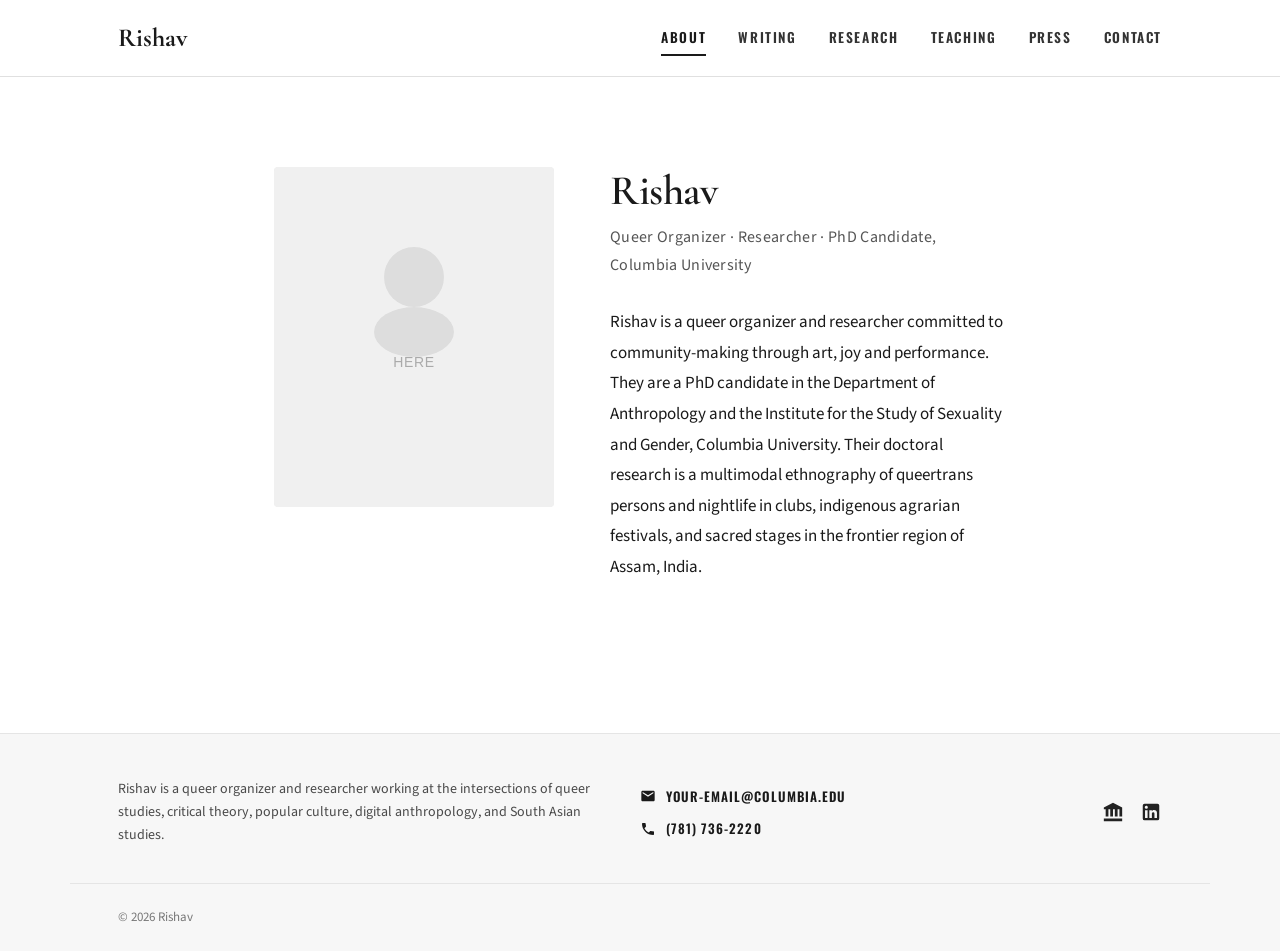
<file: index.html>
<!DOCTYPE html>
<html lang="en">
<head>
  <meta charset="UTF-8">
  <meta name="viewport" content="width=device-width, initial-scale=1.0">
  <title>Rishav — Queer Organizer &amp; Researcher</title>
  <meta name="description" content="Rishav is a queer organizer and researcher committed to community-making through art, joy and performance. PhD candidate, Columbia University.">

  <!-- Google Fonts -->
  <link rel="preconnect" href="https://fonts.googleapis.com">
  <link rel="preconnect" href="https://fonts.gstatic.com" crossorigin>
  <link href="https://fonts.googleapis.com/css2?family=Cormorant+Garamond:ital,wght@0,400;0,600;0,700;1,400&family=Inter:wght@400;500;600;700&family=Oswald:wght@500;600;700&family=Source+Sans+3:ital,wght@0,300;0,400;0,600;1,400&display=swap" rel="stylesheet">

  <link rel="stylesheet" href="css/style.css">
</head>
<body>

  <!-- Minimal Initial Loader -->
  <div class="loader">
    <div class="loader__line"></div>
  </div>

  <!-- ====== NAVIGATION ====== -->
  <nav class="nav">
    <div class="nav__inner">
      <a href="index.html" class="nav__brand" data-view="view-about">Rishav</a>
      <button class="nav__toggle" aria-label="Toggle navigation">
        <span></span>
        <span></span>
        <span></span>
      </button>
      <div class="nav__links">
        <a href="index.html" class="nav__link nav__link--active" data-view="view-about">About</a>
        <a href="writing.html" class="nav__link" data-view="view-writing">Writing</a>
        <a href="research.html" class="nav__link" data-view="view-research">Research</a>
        <a href="teaching.html" class="nav__link" data-view="view-teaching">Teaching</a>
        <a href="press.html" class="nav__link" data-view="view-press">Press</a>
        <a href="contact.html" class="nav__link nav__link--contact" data-view="view-contact">Contact</a>
      </div>
    </div>
  </nav>

  <!-- ====== MAIN CONTENT VIEWS (ZERO-RELOAD SPA) ====== -->
  <main>

    <!-- ── 1. ABOUT VIEW ── -->
    <div id="view-about" class="page-view is-active">
      <section class="section section--hero">
        <div class="container">
          <div class="hero">
            <div class="hero__image-wrapper">
              <img
                src="images/portrait-placeholder.svg"
                alt="Portrait of Rishav"
                class="hero__image"
              >
            </div>
            <div class="hero__content">
              <h1 class="hero__name">Rishav</h1>
              <p class="hero__title">Queer Organizer · Researcher · PhD Candidate, Columbia University</p>
              <p class="hero__bio">
                Rishav is a queer organizer and researcher committed to community-making through art, joy and performance. They are a PhD candidate in the Department of Anthropology and the Institute for the Study of Sexuality and Gender, Columbia University. Their doctoral research is a multimodal ethnography of queertrans persons and nightlife in clubs, indigenous agrarian festivals, and sacred stages in the frontier region of Assam, India.
              </p>
            </div>
          </div>
        </div>
      </section>
    </div>

    <!-- ── 2. WRITING VIEW ── -->
    <div id="view-writing" class="page-view">
      <div class="container">
        <header class="page-header">
          <h1 class="page-header__title">Writing</h1>
        </header>
        <section class="section" style="padding-top: 0;">
          <h2 class="section-title">Public Writing</h2>
          <div class="writing-entry">
            <p class="writing-entry__category">Essay · The Chinky Homo Project — Pandemic Series</p>
            <h3 class="writing-entry__title">
              <a href="https://thechinkyhomoproject.wordpress.com/2021/06/13/an-assamese-in-delhi-failed-identifications-ambient-racism-on-grindr/" target="_blank" rel="noopener">
                An Assamese in Delhi: Failed Identifications, Ambient Racism on Grindr
              </a>
            </h3>
            <p class="writing-entry__meta">June 13, 2021 · <em>The Chinky Homo Project</em> (curated by Kumam Davidson Singh)</p>
            <p class="writing-entry__excerpt">
              An essay reflecting on identity, displacement, and the ambient racism encountered by people from Northeast India in mainland urban spaces — narrated through a Grindr interaction in Delhi. The piece examines how racial assumptions and failed identifications structure intimate digital encounters, tracing the gap between "passing" as a mainland Delhiite and the everyday violence endured by those who visibly "look Northeastern." It connects the politics of recognition on dating apps to larger questions of belonging, state-sanctioned gatekeeping, and the curious entitlement of the mainland "knower."
            </p>
            <a href="https://thechinkyhomoproject.wordpress.com/2021/06/13/an-assamese-in-delhi-failed-identifications-ambient-racism-on-grindr/" target="_blank" rel="noopener" class="writing-entry__link">
              Read the full essay &rarr;
            </a>
          </div>

          <hr class="divider">

          <h2 class="section-title">Peer-Reviewed Articles</h2>
          <ul class="pub-list">
            <li>
              [Author]. (Forthcoming). "Title of upcoming article on queertrans nightlife and belonging."
              <em>Journal Name</em>, Vol(Issue).
            </li>
            <li>
              [Author]. (Forthcoming). "Title of article on digital queer cultures in Northeast India."
              <em>Journal Name</em>, Vol(Issue).
            </li>
          </ul>

          <hr class="divider">

          <h2 class="section-title">Book Chapters</h2>
          <ul class="pub-list">
            <li>
              [Author]. (Forthcoming). "Chapter title on performance, ritual, and queer world-making."
              In [Editor] (Ed.), <em>Book Title</em> (pp. XX–XX). Publisher.
            </li>
          </ul>

          <hr class="divider">

          <h2 class="section-title">Other Public Writing</h2>
          <div class="writing-entry">
            <p class="writing-entry__category">Essay · Forthcoming</p>
            <h3 class="writing-entry__title">
              <a href="#">Sample Title: Joy as Method in Queer Fieldwork</a>
            </h3>
            <p class="writing-entry__meta">Forthcoming · <em>Publication Name</em></p>
            <p class="writing-entry__excerpt">
              Placeholder description for an upcoming essay. Replace this text with the actual abstract or excerpt when available.
            </p>
          </div>
        </section>
      </div>
    </div>

    <!-- ── 3. RESEARCH VIEW ── -->
    <div id="view-research" class="page-view">
      <div class="container">
        <header class="page-header">
          <h1 class="page-header__title">Research</h1>
        </header>
        <section class="section" style="padding-top: 0;">
          <div class="research-statement">
            <p>
              My research sits at the intersections of queer anthropology, performance studies, South Asian studies, and digital ethnography. I am interested in how queertrans communities create worlds through embodied practice — in nightclubs, on sacred stages, during indigenous agrarian festivals, and across digital platforms.
            </p>
            <p>
              Drawing on long-term fieldwork in Assam, India, my work explores how gender and sexual minorities navigate structural violence, precarity, and dispossession while simultaneously generating creative futures, new social possibilities, and rich aesthetic expressions. I combine traditional ethnographic methods — participant observation, in-depth interviews, and archival research — with multimodal and digital ethnographic approaches, including social media analysis, photography, and video.
            </p>
            <p>
              Central to my scholarship is a commitment to understanding pleasure, joy, and play not merely as counterpoints to suffering but as political and analytical categories in their own right — modes through which marginalized communities assert presence, forge solidarity, and reimagine the conditions of their existence.
            </p>
          </div>

          <hr class="divider">

          <h2 class="section-title">Current Projects</h2>
          <div class="project">
            <div class="project__image" style="display:flex;align-items:center;justify-content:center;color:#aaa;font-size:14px;font-family:var(--font-condensed);letter-spacing:0.08em;">
              IMAGE
            </div>
            <div>
              <h3 class="project__title">Dissertation: Queertrans Nightlife and Ritual in Assam</h3>
              <p class="project__description">
                A multimodal ethnography examining how queertrans persons navigate and create community through nightlife in urban clubs, indigenous agrarian festivals such as Bihu, and sacred performance stages in the frontier region of Assam, India. The project traces how pleasure, precarity, and performance intertwine in spaces where belonging is continuously negotiated across lines of gender, sexuality, ethnicity, and caste.
              </p>
            </div>
          </div>

          <div class="project">
            <div class="project__image" style="display:flex;align-items:center;justify-content:center;color:#aaa;font-size:14px;font-family:var(--font-condensed);letter-spacing:0.08em;">
              IMAGE
            </div>
            <div>
              <h3 class="project__title">Digital Queer Cultures of Northeast India</h3>
              <p class="project__description">
                An ongoing digital ethnography exploring how queer and trans individuals from Northeast India use social media platforms, dating apps, and online zines to build community, share narratives, and resist ambient racism and heteronormativity across geographical and political borders.
              </p>
            </div>
          </div>
        </section>
      </div>
    </div>

    <!-- ── 4. TEACHING VIEW ── -->
    <div id="view-teaching" class="page-view">
      <div class="container">
        <header class="page-header">
          <h1 class="page-header__title">Teaching</h1>
        </header>
        <section class="section" style="padding-top: 0;">
          <h2 class="section-title">Teaching Philosophy</h2>
          <div class="teaching-statement">
            <p>
              My teaching is grounded in queer, feminist, decolonial, and transnational perspectives. I am committed to centering voices and knowledge systems that have been historically marginalized — particularly those emerging from the Global South, Indigenous communities, and queertrans experiences — while challenging canonical, Western-centric approaches to anthropology, gender studies, and area studies.
            </p>
            <p>
              In the classroom, I draw on ethnographic texts, critical theory, film, social media, and performance to create spaces for rigorous intellectual engagement and collective exploration. I believe teaching is itself a form of community-making: an opportunity to practice the careful listening, generous critique, and radical imagination that the worlds we study demand.
            </p>
          </div>

          <hr class="divider">

          <h2 class="section-title">Courses Taught</h2>
          <ul class="course-list">
            <li>
              <span class="course-title">Introduction to Cultural Anthropology</span>
              <span class="course-code">(ANTH 1001)</span>
            </li>
            <li>
              <span class="course-title">Queer Anthropology</span>
              <span class="course-code">(ANTH 3XXX)</span>
            </li>
            <li>
              <span class="course-title">Gender, Sexuality, and Performance</span>
              <span class="course-code">(ANTH 4XXX / IRGS XXXX)</span>
            </li>
            <li>
              <span class="course-title">Digital Cultures and Ethnography</span>
              <span class="course-code">(ANTH 3XXX)</span>
            </li>
            <li>
              <span class="course-title">South Asia: Politics, Culture, and Society</span>
              <span class="course-code">(ANTH 2XXX / MEALAC XXXX)</span>
            </li>
          </ul>
        </section>
      </div>
    </div>

    <!-- ── 5. PRESS VIEW ── -->
    <div id="view-press" class="page-view">
      <div class="container">
        <header class="page-header">
          <h1 class="page-header__title">Press</h1>
        </header>
        <section class="section" style="padding-top: 0;">
          <div class="press-entry">
            <p class="press-entry__date">November 2026</p>
            <h3 class="press-entry__headline">Website Launch</h3>
            <p class="press-entry__body">
              Excited to announce the launch of this academic portfolio. The site serves as a home for research updates, publications, teaching resources, and announcements about upcoming presentations and speaking engagements.
            </p>
          </div>

          <div class="press-entry">
            <p class="press-entry__date">June 2021</p>
            <h3 class="press-entry__headline">Essay Published in The Chinky Homo Project</h3>
            <p class="press-entry__body">
              Published "An Assamese in Delhi: Failed Identifications, Ambient Racism on Grindr" as part of <em>The Pandemic Series</em>, curated by Kumam Davidson Singh, on <em>The Chinky Homo Project</em> — a digital queer anthology of Northeast India.
              <a href="https://thechinkyhomoproject.wordpress.com/2021/06/13/an-assamese-in-delhi-failed-identifications-ambient-racism-on-grindr/" target="_blank" rel="noopener">Read it here.</a>
            </p>
          </div>
        </section>
      </div>
    </div>

    <!-- ── 6. CONTACT VIEW (EXACT SCREENSHOT REPLICATION) ── -->
    <div id="view-contact" class="page-view">
      <div class="contact-section-wrapper">
        <div class="contact-grid">

          <!-- Left Column: Big Condensed Title + Subtitle -->
          <div class="contact-sidebar">
            <h1 class="contact-hero-title">CONTACT</h1>
            <p class="contact-hero-sub">
              Please fill out this form to get in touch with me for requests for academic opportunities, speaking engagements, and any other inquiries.
            </p>
          </div>

          <!-- Right Column: Required note + Form -->
          <div class="contact-form-pane">
            <p class="form-required-note">"*" indicates required fields</p>

            <form class="contact-form" action="#" method="post">
              <!-- Row 1: First Name & Last Name Side-by-Side -->
              <div class="form-row-2col">
                <div class="form-field-group">
                  <label for="first-name">FIRST NAME <span class="req">*</span></label>
                  <input type="text" id="first-name" name="first_name" required>
                </div>
                <div class="form-field-group">
                  <label for="last-name">LAST NAME <span class="req">*</span></label>
                  <input type="text" id="last-name" name="last_name" required>
                </div>
              </div>

              <!-- Row 2: Email Address -->
              <div class="form-field-group">
                <label for="email">EMAIL ADDRESS <span class="req">*</span></label>
                <input type="email" id="email" name="email" required>
              </div>

              <!-- Row 3: Subject -->
              <div class="form-field-group">
                <label for="subject">SUBJECT <span class="req">*</span></label>
                <input type="text" id="subject" name="subject" required>
              </div>

              <!-- Row 4: Message -->
              <div class="form-field-group">
                <label for="message">MESSAGE <span class="req">*</span></label>
                <textarea id="message" name="message" placeholder="Type your message here" required></textarea>
              </div>

              <!-- Row 5: Outline Send Button -->
              <button type="submit" class="btn-outline-send">SEND MESSAGE</button>
            </form>
          </div>

        </div>
      </div>
    </div>

  </main>

  <!-- ====== FOOTER (MATCHING SCREENSHOT) ====== -->
  <footer class="site-footer">
    <div class="footer-top">
      <!-- Left: Bio -->
      <div class="footer-bio">
        <p>
          Rishav is a <span class="bio-hl">queer organizer and researcher</span> working at the intersections of queer studies, critical theory, popular culture, digital anthropology, and South Asian studies.
        </p>
      </div>

      <!-- Center: Contact info with icons -->
      <div class="footer-contacts">
        <div class="footer-contact-row">
          <svg class="footer-icon-svg" viewBox="0 0 24 24">
            <path d="M20 4H4c-1.1 0-2 .9-2 2v12c0 1.1.9 2 2 2h16c1.1 0 2-.9 2-2V6c0-1.1-.9-2-2-2zm0 4l-8 5-8-5V6l8 5 8-5v2z"/>
          </svg>
          <a href="mailto:your-email@columbia.edu">YOUR-EMAIL@COLUMBIA.EDU</a>
        </div>
        <div class="footer-contact-row">
          <svg class="footer-icon-svg" viewBox="0 0 24 24">
            <path d="M6.62 10.79c1.44 2.83 3.76 5.14 6.59 6.59l2.2-2.2c.27-.27.67-.36 1.02-.24 1.12.37 2.33.57 3.57.57.55 0 1 .45 1 1V20c0 .55-.45 1-1 1-9.39 0-17-7.61-17-17 0-.55.45-1 1-1h3.5c.55 0 1 .45 1 1 0 1.25.2 2.45.57 3.57.11.35.03.74-.25 1.02l-2.2 2.2z"/>
          </svg>
          <span>(781) 736-2220</span>
        </div>
      </div>

      <!-- Right: Academic & LinkedIn Icons -->
      <div class="footer-socials">
        <a href="#" aria-label="Academic Affiliation" class="footer-social-link">
          <svg class="footer-social-icon" viewBox="0 0 24 24">
            <path d="M12 2L2 7v2h20V7L12 2zm-8 7v8h3V9H4zm5 0v8h3V9H9zm5 0v8h3V9h-3zm5 0v8h3V9h-3zM2 19v3h20v-3H2z"/>
          </svg>
        </a>
        <a href="#" aria-label="LinkedIn" class="footer-social-link">
          <svg class="footer-social-icon" viewBox="0 0 24 24">
            <path d="M19 3a2 2 0 0 1 2 2v14a2 2 0 0 1-2 2H5a2 2 0 0 1-2-2V5a2 2 0 0 1 2-2h14m-.5 15.5v-5.3a3.26 3.26 0 0 0-3.26-3.26c-.85 0-1.84.52-2.28 1.3v-1.11h-2.79v8.37h2.79v-4.93c0-.77.62-1.4 1.39-1.4a1.4 1.4 0 0 1 1.4 1.4v4.93h2.75M6.88 8.56a1.68 1.68 0 0 0 1.68-1.68c0-.93-.75-1.69-1.68-1.69a1.69 1.69 0 0 0-1.69 1.69c0 .93.76 1.68 1.69 1.68m1.39 9.94v-8.37H5.5v8.37h2.77z"/>
          </svg>
        </a>
      </div>
    </div>

    <div class="footer-bottom">
      <p>&copy; 2026 Rishav</p>
    </div>
  </footer>

  <script src="js/animations.js"></script>
</body>
</html>
</file>
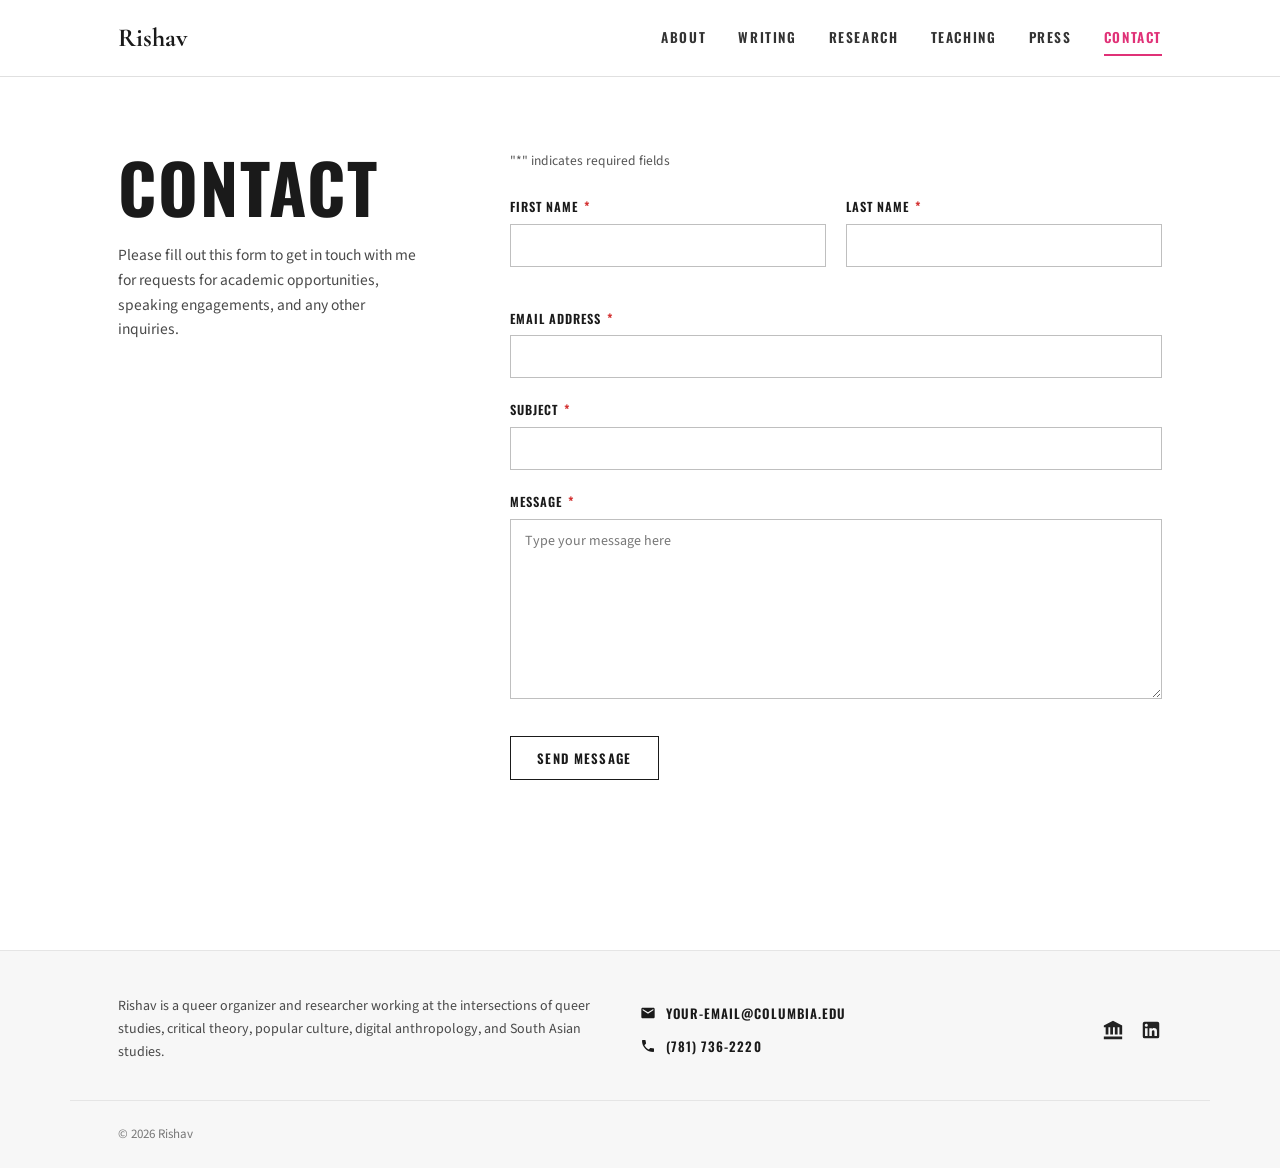
<file: contact.html>
<!DOCTYPE html>
<html lang="en">
<head>
  <meta charset="UTF-8">
  <meta name="viewport" content="width=device-width, initial-scale=1.0">
  <title>Contact — Rishav</title>
  <meta name="description" content="Get in touch with Rishav for academic opportunities, speaking engagements, and professional inquiries.">

  <!-- Google Fonts -->
  <link rel="preconnect" href="https://fonts.googleapis.com">
  <link rel="preconnect" href="https://fonts.gstatic.com" crossorigin>
  <link href="https://fonts.googleapis.com/css2?family=Cormorant+Garamond:ital,wght@0,400;0,600;0,700;1,400&family=Inter:wght@400;500;600;700&family=Oswald:wght@500;600;700&family=Source+Sans+3:ital,wght@0,300;0,400;0,600;1,400&display=swap" rel="stylesheet">

  <link rel="stylesheet" href="css/style.css">
</head>
<body>

  <!-- Minimal Initial Loader -->
  <div class="loader">
    <div class="loader__line"></div>
  </div>

  <!-- ====== NAVIGATION ====== -->
  <nav class="nav">
    <div class="nav__inner">
      <a href="index.html" class="nav__brand" data-view="view-about">Rishav</a>
      <button class="nav__toggle" aria-label="Toggle navigation">
        <span></span>
        <span></span>
        <span></span>
      </button>
      <div class="nav__links">
        <a href="index.html" class="nav__link" data-view="view-about">About</a>
        <a href="writing.html" class="nav__link" data-view="view-writing">Writing</a>
        <a href="research.html" class="nav__link" data-view="view-research">Research</a>
        <a href="teaching.html" class="nav__link" data-view="view-teaching">Teaching</a>
        <a href="press.html" class="nav__link" data-view="view-press">Press</a>
        <a href="contact.html" class="nav__link nav__link--contact nav__link--active" data-view="view-contact">Contact</a>
      </div>
    </div>
  </nav>

  <!-- ====== MAIN CONTENT VIEWS (ZERO-RELOAD SPA) ====== -->
  <main>

    <!-- ── 1. ABOUT VIEW ── -->
    <div id="view-about" class="page-view">
      <section class="section section--hero">
        <div class="container">
          <div class="hero">
            <div class="hero__image-wrapper">
              <img
                src="images/portrait-placeholder.svg"
                alt="Portrait of Rishav"
                class="hero__image"
              >
            </div>
            <div class="hero__content">
              <h1 class="hero__name">Rishav</h1>
              <p class="hero__title">Queer Organizer · Researcher · PhD Candidate, Columbia University</p>
              <p class="hero__bio">
                Rishav is a queer organizer and researcher committed to community-making through art, joy and performance. They are a PhD candidate in the Department of Anthropology and the Institute for the Study of Sexuality and Gender, Columbia University. Their doctoral research is a multimodal ethnography of queertrans persons and nightlife in clubs, indigenous agrarian festivals, and sacred stages in the frontier region of Assam, India.
              </p>
            </div>
          </div>
        </div>
      </section>
    </div>

    <!-- ── 2. WRITING VIEW ── -->
    <div id="view-writing" class="page-view">
      <div class="container">
        <header class="page-header">
          <h1 class="page-header__title">Writing</h1>
        </header>
        <section class="section" style="padding-top: 0;">
          <h2 class="section-title">Public Writing</h2>
          <div class="writing-entry">
            <p class="writing-entry__category">Essay · The Chinky Homo Project — Pandemic Series</p>
            <h3 class="writing-entry__title">
              <a href="https://thechinkyhomoproject.wordpress.com/2021/06/13/an-assamese-in-delhi-failed-identifications-ambient-racism-on-grindr/" target="_blank" rel="noopener">
                An Assamese in Delhi: Failed Identifications, Ambient Racism on Grindr
              </a>
            </h3>
            <p class="writing-entry__meta">June 13, 2021 · <em>The Chinky Homo Project</em> (curated by Kumam Davidson Singh)</p>
            <p class="writing-entry__excerpt">
              An essay reflecting on identity, displacement, and the ambient racism encountered by people from Northeast India in mainland urban spaces — narrated through a Grindr interaction in Delhi. The piece examines how racial assumptions and failed identifications structure intimate digital encounters, tracing the gap between "passing" as a mainland Delhiite and the everyday violence endured by those who visibly "look Northeastern." It connects the politics of recognition on dating apps to larger questions of belonging, state-sanctioned gatekeeping, and the curious entitlement of the mainland "knower."
            </p>
            <a href="https://thechinkyhomoproject.wordpress.com/2021/06/13/an-assamese-in-delhi-failed-identifications-ambient-racism-on-grindr/" target="_blank" rel="noopener" class="writing-entry__link">
              Read the full essay &rarr;
            </a>
          </div>

          <hr class="divider">

          <h2 class="section-title">Peer-Reviewed Articles</h2>
          <ul class="pub-list">
            <li>
              [Author]. (Forthcoming). "Title of upcoming article on queertrans nightlife and belonging."
              <em>Journal Name</em>, Vol(Issue).
            </li>
            <li>
              [Author]. (Forthcoming). "Title of article on digital queer cultures in Northeast India."
              <em>Journal Name</em>, Vol(Issue).
            </li>
          </ul>

          <hr class="divider">

          <h2 class="section-title">Book Chapters</h2>
          <ul class="pub-list">
            <li>
              [Author]. (Forthcoming). "Chapter title on performance, ritual, and queer world-making."
              In [Editor] (Ed.), <em>Book Title</em> (pp. XX–XX). Publisher.
            </li>
          </ul>

          <hr class="divider">

          <h2 class="section-title">Other Public Writing</h2>
          <div class="writing-entry">
            <p class="writing-entry__category">Essay · Forthcoming</p>
            <h3 class="writing-entry__title">
              <a href="#">Sample Title: Joy as Method in Queer Fieldwork</a>
            </h3>
            <p class="writing-entry__meta">Forthcoming · <em>Publication Name</em></p>
            <p class="writing-entry__excerpt">
              Placeholder description for an upcoming essay. Replace this text with the actual abstract or excerpt when available.
            </p>
          </div>
        </section>
      </div>
    </div>

    <!-- ── 3. RESEARCH VIEW ── -->
    <div id="view-research" class="page-view">
      <div class="container">
        <header class="page-header">
          <h1 class="page-header__title">Research</h1>
        </header>
        <section class="section" style="padding-top: 0;">
          <div class="research-statement">
            <p>
              My research sits at the intersections of queer anthropology, performance studies, South Asian studies, and digital ethnography. I am interested in how queertrans communities create worlds through embodied practice — in nightclubs, on sacred stages, during indigenous agrarian festivals, and across digital platforms.
            </p>
            <p>
              Drawing on long-term fieldwork in Assam, India, my work explores how gender and sexual minorities navigate structural violence, precarity, and dispossession while simultaneously generating creative futures, new social possibilities, and rich aesthetic expressions. I combine traditional ethnographic methods — participant observation, in-depth interviews, and archival research — with multimodal and digital ethnographic approaches, including social media analysis, photography, and video.
            </p>
            <p>
              Central to my scholarship is a commitment to understanding pleasure, joy, and play not merely as counterpoints to suffering but as political and analytical categories in their own right — modes through which marginalized communities assert presence, forge solidarity, and reimagine the conditions of their existence.
            </p>
          </div>

          <hr class="divider">

          <h2 class="section-title">Current Projects</h2>
          <div class="project">
            <div class="project__image" style="display:flex;align-items:center;justify-content:center;color:#aaa;font-size:14px;font-family:var(--font-condensed);letter-spacing:0.08em;">
              IMAGE
            </div>
            <div>
              <h3 class="project__title">Dissertation: Queertrans Nightlife and Ritual in Assam</h3>
              <p class="project__description">
                A multimodal ethnography examining how queertrans persons navigate and create community through nightlife in urban clubs, indigenous agrarian festivals such as Bihu, and sacred performance stages in the frontier region of Assam, India. The project traces how pleasure, precarity, and performance intertwine in spaces where belonging is continuously negotiated across lines of gender, sexuality, ethnicity, and caste.
              </p>
            </div>
          </div>

          <div class="project">
            <div class="project__image" style="display:flex;align-items:center;justify-content:center;color:#aaa;font-size:14px;font-family:var(--font-condensed);letter-spacing:0.08em;">
              IMAGE
            </div>
            <div>
              <h3 class="project__title">Digital Queer Cultures of Northeast India</h3>
              <p class="project__description">
                An ongoing digital ethnography exploring how queer and trans individuals from Northeast India use social media platforms, dating apps, and online zines to build community, share narratives, and resist ambient racism and heteronormativity across geographical and political borders.
              </p>
            </div>
          </div>
        </section>
      </div>
    </div>

    <!-- ── 4. TEACHING VIEW ── -->
    <div id="view-teaching" class="page-view">
      <div class="container">
        <header class="page-header">
          <h1 class="page-header__title">Teaching</h1>
        </header>
        <section class="section" style="padding-top: 0;">
          <h2 class="section-title">Teaching Philosophy</h2>
          <div class="teaching-statement">
            <p>
              My teaching is grounded in queer, feminist, decolonial, and transnational perspectives. I am committed to centering voices and knowledge systems that have been historically marginalized — particularly those emerging from the Global South, Indigenous communities, and queertrans experiences — while challenging canonical, Western-centric approaches to anthropology, gender studies, and area studies.
            </p>
            <p>
              In the classroom, I draw on ethnographic texts, critical theory, film, social media, and performance to create spaces for rigorous intellectual engagement and collective exploration. I believe teaching is itself a form of community-making: an opportunity to practice the careful listening, generous critique, and radical imagination that the worlds we study demand.
            </p>
          </div>

          <hr class="divider">

          <h2 class="section-title">Courses Taught</h2>
          <ul class="course-list">
            <li>
              <span class="course-title">Introduction to Cultural Anthropology</span>
              <span class="course-code">(ANTH 1001)</span>
            </li>
            <li>
              <span class="course-title">Queer Anthropology</span>
              <span class="course-code">(ANTH 3XXX)</span>
            </li>
            <li>
              <span class="course-title">Gender, Sexuality, and Performance</span>
              <span class="course-code">(ANTH 4XXX / IRGS XXXX)</span>
            </li>
            <li>
              <span class="course-title">Digital Cultures and Ethnography</span>
              <span class="course-code">(ANTH 3XXX)</span>
            </li>
            <li>
              <span class="course-title">South Asia: Politics, Culture, and Society</span>
              <span class="course-code">(ANTH 2XXX / MEALAC XXXX)</span>
            </li>
          </ul>
        </section>
      </div>
    </div>

    <!-- ── 5. PRESS VIEW ── -->
    <div id="view-press" class="page-view">
      <div class="container">
        <header class="page-header">
          <h1 class="page-header__title">Press</h1>
        </header>
        <section class="section" style="padding-top: 0;">
          <div class="press-entry">
            <p class="press-entry__date">November 2026</p>
            <h3 class="press-entry__headline">Website Launch</h3>
            <p class="press-entry__body">
              Excited to announce the launch of this academic portfolio. The site serves as a home for research updates, publications, teaching resources, and announcements about upcoming presentations and speaking engagements.
            </p>
          </div>

          <div class="press-entry">
            <p class="press-entry__date">June 2021</p>
            <h3 class="press-entry__headline">Essay Published in The Chinky Homo Project</h3>
            <p class="press-entry__body">
              Published "An Assamese in Delhi: Failed Identifications, Ambient Racism on Grindr" as part of <em>The Pandemic Series</em>, curated by Kumam Davidson Singh, on <em>The Chinky Homo Project</em> — a digital queer anthology of Northeast India.
              <a href="https://thechinkyhomoproject.wordpress.com/2021/06/13/an-assamese-in-delhi-failed-identifications-ambient-racism-on-grindr/" target="_blank" rel="noopener">Read it here.</a>
            </p>
          </div>
        </section>
      </div>
    </div>

    <!-- ── 6. CONTACT VIEW (EXACT SCREENSHOT REPLICATION) ── -->
    <div id="view-contact" class="page-view is-active">
      <div class="contact-section-wrapper">
        <div class="contact-grid">

          <!-- Left Column: Big Condensed Title + Subtitle -->
          <div class="contact-sidebar">
            <h1 class="contact-hero-title">CONTACT</h1>
            <p class="contact-hero-sub">
              Please fill out this form to get in touch with me for requests for academic opportunities, speaking engagements, and any other inquiries.
            </p>
          </div>

          <!-- Right Column: Required note + Form -->
          <div class="contact-form-pane">
            <p class="form-required-note">"*" indicates required fields</p>

            <form class="contact-form" action="#" method="post">
              <!-- Row 1: First Name & Last Name Side-by-Side -->
              <div class="form-row-2col">
                <div class="form-field-group">
                  <label for="first-name">FIRST NAME <span class="req">*</span></label>
                  <input type="text" id="first-name" name="first_name" required>
                </div>
                <div class="form-field-group">
                  <label for="last-name">LAST NAME <span class="req">*</span></label>
                  <input type="text" id="last-name" name="last_name" required>
                </div>
              </div>

              <!-- Row 2: Email Address -->
              <div class="form-field-group">
                <label for="email">EMAIL ADDRESS <span class="req">*</span></label>
                <input type="email" id="email" name="email" required>
              </div>

              <!-- Row 3: Subject -->
              <div class="form-field-group">
                <label for="subject">SUBJECT <span class="req">*</span></label>
                <input type="text" id="subject" name="subject" required>
              </div>

              <!-- Row 4: Message -->
              <div class="form-field-group">
                <label for="message">MESSAGE <span class="req">*</span></label>
                <textarea id="message" name="message" placeholder="Type your message here" required></textarea>
              </div>

              <!-- Row 5: Outline Send Button -->
              <button type="submit" class="btn-outline-send">SEND MESSAGE</button>
            </form>
          </div>

        </div>
      </div>
    </div>

  </main>

  <!-- ====== FOOTER (MATCHING SCREENSHOT) ====== -->
  <footer class="site-footer">
    <div class="footer-top">
      <!-- Left: Bio -->
      <div class="footer-bio">
        <p>
          Rishav is a <span class="bio-hl">queer organizer and researcher</span> working at the intersections of queer studies, critical theory, popular culture, digital anthropology, and South Asian studies.
        </p>
      </div>

      <!-- Center: Contact info with icons -->
      <div class="footer-contacts">
        <div class="footer-contact-row">
          <svg class="footer-icon-svg" viewBox="0 0 24 24">
            <path d="M20 4H4c-1.1 0-2 .9-2 2v12c0 1.1.9 2 2 2h16c1.1 0 2-.9 2-2V6c0-1.1-.9-2-2-2zm0 4l-8 5-8-5V6l8 5 8-5v2z"/>
          </svg>
          <a href="mailto:your-email@columbia.edu">YOUR-EMAIL@COLUMBIA.EDU</a>
        </div>
        <div class="footer-contact-row">
          <svg class="footer-icon-svg" viewBox="0 0 24 24">
            <path d="M6.62 10.79c1.44 2.83 3.76 5.14 6.59 6.59l2.2-2.2c.27-.27.67-.36 1.02-.24 1.12.37 2.33.57 3.57.57.55 0 1 .45 1 1V20c0 .55-.45 1-1 1-9.39 0-17-7.61-17-17 0-.55.45-1 1-1h3.5c.55 0 1 .45 1 1 0 1.25.2 2.45.57 3.57.11.35.03.74-.25 1.02l-2.2 2.2z"/>
          </svg>
          <span>(781) 736-2220</span>
        </div>
      </div>

      <!-- Right: Academic & LinkedIn Icons -->
      <div class="footer-socials">
        <a href="#" aria-label="Academic Affiliation" class="footer-social-link">
          <svg class="footer-social-icon" viewBox="0 0 24 24">
            <path d="M12 2L2 7v2h20V7L12 2zm-8 7v8h3V9H4zm5 0v8h3V9H9zm5 0v8h3V9h-3zm5 0v8h3V9h-3zM2 19v3h20v-3H2z"/>
          </svg>
        </a>
        <a href="#" aria-label="LinkedIn" class="footer-social-link">
          <svg class="footer-social-icon" viewBox="0 0 24 24">
            <path d="M19 3a2 2 0 0 1 2 2v14a2 2 0 0 1-2 2H5a2 2 0 0 1-2-2V5a2 2 0 0 1 2-2h14m-.5 15.5v-5.3a3.26 3.26 0 0 0-3.26-3.26c-.85 0-1.84.52-2.28 1.3v-1.11h-2.79v8.37h2.79v-4.93c0-.77.62-1.4 1.39-1.4a1.4 1.4 0 0 1 1.4 1.4v4.93h2.75M6.88 8.56a1.68 1.68 0 0 0 1.68-1.68c0-.93-.75-1.69-1.68-1.69a1.69 1.69 0 0 0-1.69 1.69c0 .93.76 1.68 1.69 1.68m1.39 9.94v-8.37H5.5v8.37h2.77z"/>
          </svg>
        </a>
      </div>
    </div>

    <div class="footer-bottom">
      <p>&copy; 2026 Rishav</p>
    </div>
  </footer>

  <script src="js/animations.js"></script>
</body>
</html>
</file>
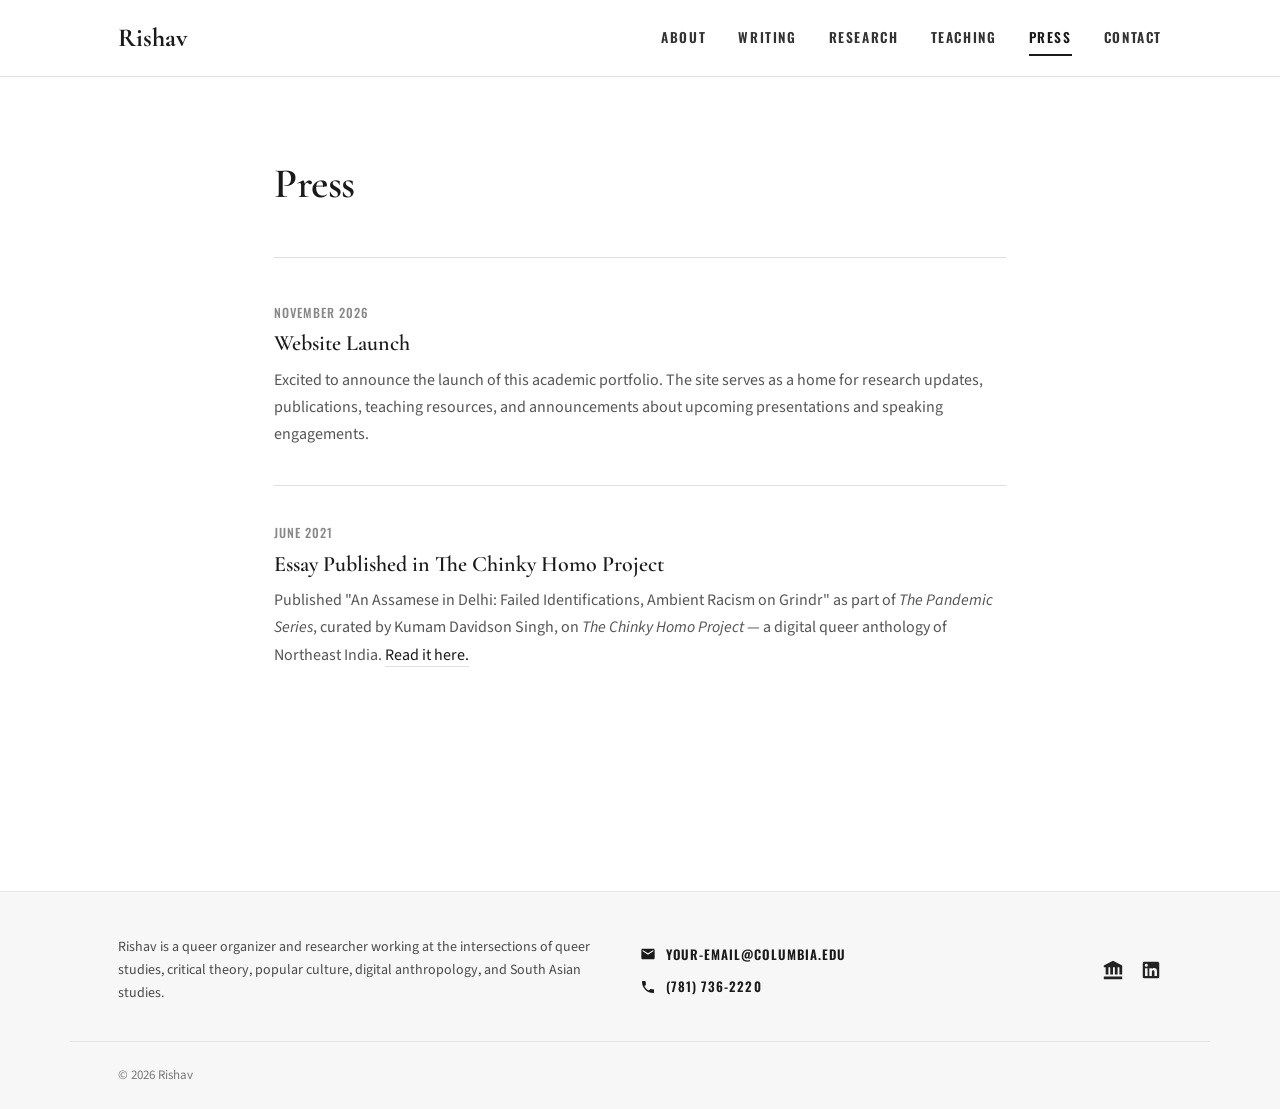
<file: press.html>
<!DOCTYPE html>
<html lang="en">
<head>
  <meta charset="UTF-8">
  <meta name="viewport" content="width=device-width, initial-scale=1.0">
  <title>Press — Rishav</title>
  <meta name="description" content="News, updates, and press mentions for Rishav.">

  <!-- Google Fonts -->
  <link rel="preconnect" href="https://fonts.googleapis.com">
  <link rel="preconnect" href="https://fonts.gstatic.com" crossorigin>
  <link href="https://fonts.googleapis.com/css2?family=Cormorant+Garamond:ital,wght@0,400;0,600;0,700;1,400&family=Inter:wght@400;500;600;700&family=Oswald:wght@500;600;700&family=Source+Sans+3:ital,wght@0,300;0,400;0,600;1,400&display=swap" rel="stylesheet">

  <link rel="stylesheet" href="css/style.css">
</head>
<body>

  <!-- Minimal Initial Loader -->
  <div class="loader">
    <div class="loader__line"></div>
  </div>

  <!-- ====== NAVIGATION ====== -->
  <nav class="nav">
    <div class="nav__inner">
      <a href="index.html" class="nav__brand" data-view="view-about">Rishav</a>
      <button class="nav__toggle" aria-label="Toggle navigation">
        <span></span>
        <span></span>
        <span></span>
      </button>
      <div class="nav__links">
        <a href="index.html" class="nav__link" data-view="view-about">About</a>
        <a href="writing.html" class="nav__link" data-view="view-writing">Writing</a>
        <a href="research.html" class="nav__link" data-view="view-research">Research</a>
        <a href="teaching.html" class="nav__link" data-view="view-teaching">Teaching</a>
        <a href="press.html" class="nav__link nav__link--active" data-view="view-press">Press</a>
        <a href="contact.html" class="nav__link nav__link--contact" data-view="view-contact">Contact</a>
      </div>
    </div>
  </nav>

  <!-- ====== MAIN CONTENT VIEWS (ZERO-RELOAD SPA) ====== -->
  <main>

    <!-- ── 1. ABOUT VIEW ── -->
    <div id="view-about" class="page-view">
      <section class="section section--hero">
        <div class="container">
          <div class="hero">
            <div class="hero__image-wrapper">
              <img
                src="images/portrait-placeholder.svg"
                alt="Portrait of Rishav"
                class="hero__image"
              >
            </div>
            <div class="hero__content">
              <h1 class="hero__name">Rishav</h1>
              <p class="hero__title">Queer Organizer · Researcher · PhD Candidate, Columbia University</p>
              <p class="hero__bio">
                Rishav is a queer organizer and researcher committed to community-making through art, joy and performance. They are a PhD candidate in the Department of Anthropology and the Institute for the Study of Sexuality and Gender, Columbia University. Their doctoral research is a multimodal ethnography of queertrans persons and nightlife in clubs, indigenous agrarian festivals, and sacred stages in the frontier region of Assam, India.
              </p>
            </div>
          </div>
        </div>
      </section>
    </div>

    <!-- ── 2. WRITING VIEW ── -->
    <div id="view-writing" class="page-view">
      <div class="container">
        <header class="page-header">
          <h1 class="page-header__title">Writing</h1>
        </header>
        <section class="section" style="padding-top: 0;">
          <h2 class="section-title">Public Writing</h2>
          <div class="writing-entry">
            <p class="writing-entry__category">Essay · The Chinky Homo Project — Pandemic Series</p>
            <h3 class="writing-entry__title">
              <a href="https://thechinkyhomoproject.wordpress.com/2021/06/13/an-assamese-in-delhi-failed-identifications-ambient-racism-on-grindr/" target="_blank" rel="noopener">
                An Assamese in Delhi: Failed Identifications, Ambient Racism on Grindr
              </a>
            </h3>
            <p class="writing-entry__meta">June 13, 2021 · <em>The Chinky Homo Project</em> (curated by Kumam Davidson Singh)</p>
            <p class="writing-entry__excerpt">
              An essay reflecting on identity, displacement, and the ambient racism encountered by people from Northeast India in mainland urban spaces — narrated through a Grindr interaction in Delhi. The piece examines how racial assumptions and failed identifications structure intimate digital encounters, tracing the gap between "passing" as a mainland Delhiite and the everyday violence endured by those who visibly "look Northeastern." It connects the politics of recognition on dating apps to larger questions of belonging, state-sanctioned gatekeeping, and the curious entitlement of the mainland "knower."
            </p>
            <a href="https://thechinkyhomoproject.wordpress.com/2021/06/13/an-assamese-in-delhi-failed-identifications-ambient-racism-on-grindr/" target="_blank" rel="noopener" class="writing-entry__link">
              Read the full essay &rarr;
            </a>
          </div>

          <hr class="divider">

          <h2 class="section-title">Peer-Reviewed Articles</h2>
          <ul class="pub-list">
            <li>
              [Author]. (Forthcoming). "Title of upcoming article on queertrans nightlife and belonging."
              <em>Journal Name</em>, Vol(Issue).
            </li>
            <li>
              [Author]. (Forthcoming). "Title of article on digital queer cultures in Northeast India."
              <em>Journal Name</em>, Vol(Issue).
            </li>
          </ul>

          <hr class="divider">

          <h2 class="section-title">Book Chapters</h2>
          <ul class="pub-list">
            <li>
              [Author]. (Forthcoming). "Chapter title on performance, ritual, and queer world-making."
              In [Editor] (Ed.), <em>Book Title</em> (pp. XX–XX). Publisher.
            </li>
          </ul>

          <hr class="divider">

          <h2 class="section-title">Other Public Writing</h2>
          <div class="writing-entry">
            <p class="writing-entry__category">Essay · Forthcoming</p>
            <h3 class="writing-entry__title">
              <a href="#">Sample Title: Joy as Method in Queer Fieldwork</a>
            </h3>
            <p class="writing-entry__meta">Forthcoming · <em>Publication Name</em></p>
            <p class="writing-entry__excerpt">
              Placeholder description for an upcoming essay. Replace this text with the actual abstract or excerpt when available.
            </p>
          </div>
        </section>
      </div>
    </div>

    <!-- ── 3. RESEARCH VIEW ── -->
    <div id="view-research" class="page-view">
      <div class="container">
        <header class="page-header">
          <h1 class="page-header__title">Research</h1>
        </header>
        <section class="section" style="padding-top: 0;">
          <div class="research-statement">
            <p>
              My research sits at the intersections of queer anthropology, performance studies, South Asian studies, and digital ethnography. I am interested in how queertrans communities create worlds through embodied practice — in nightclubs, on sacred stages, during indigenous agrarian festivals, and across digital platforms.
            </p>
            <p>
              Drawing on long-term fieldwork in Assam, India, my work explores how gender and sexual minorities navigate structural violence, precarity, and dispossession while simultaneously generating creative futures, new social possibilities, and rich aesthetic expressions. I combine traditional ethnographic methods — participant observation, in-depth interviews, and archival research — with multimodal and digital ethnographic approaches, including social media analysis, photography, and video.
            </p>
            <p>
              Central to my scholarship is a commitment to understanding pleasure, joy, and play not merely as counterpoints to suffering but as political and analytical categories in their own right — modes through which marginalized communities assert presence, forge solidarity, and reimagine the conditions of their existence.
            </p>
          </div>

          <hr class="divider">

          <h2 class="section-title">Current Projects</h2>
          <div class="project">
            <div class="project__image" style="display:flex;align-items:center;justify-content:center;color:#aaa;font-size:14px;font-family:var(--font-condensed);letter-spacing:0.08em;">
              IMAGE
            </div>
            <div>
              <h3 class="project__title">Dissertation: Queertrans Nightlife and Ritual in Assam</h3>
              <p class="project__description">
                A multimodal ethnography examining how queertrans persons navigate and create community through nightlife in urban clubs, indigenous agrarian festivals such as Bihu, and sacred performance stages in the frontier region of Assam, India. The project traces how pleasure, precarity, and performance intertwine in spaces where belonging is continuously negotiated across lines of gender, sexuality, ethnicity, and caste.
              </p>
            </div>
          </div>

          <div class="project">
            <div class="project__image" style="display:flex;align-items:center;justify-content:center;color:#aaa;font-size:14px;font-family:var(--font-condensed);letter-spacing:0.08em;">
              IMAGE
            </div>
            <div>
              <h3 class="project__title">Digital Queer Cultures of Northeast India</h3>
              <p class="project__description">
                An ongoing digital ethnography exploring how queer and trans individuals from Northeast India use social media platforms, dating apps, and online zines to build community, share narratives, and resist ambient racism and heteronormativity across geographical and political borders.
              </p>
            </div>
          </div>
        </section>
      </div>
    </div>

    <!-- ── 4. TEACHING VIEW ── -->
    <div id="view-teaching" class="page-view">
      <div class="container">
        <header class="page-header">
          <h1 class="page-header__title">Teaching</h1>
        </header>
        <section class="section" style="padding-top: 0;">
          <h2 class="section-title">Teaching Philosophy</h2>
          <div class="teaching-statement">
            <p>
              My teaching is grounded in queer, feminist, decolonial, and transnational perspectives. I am committed to centering voices and knowledge systems that have been historically marginalized — particularly those emerging from the Global South, Indigenous communities, and queertrans experiences — while challenging canonical, Western-centric approaches to anthropology, gender studies, and area studies.
            </p>
            <p>
              In the classroom, I draw on ethnographic texts, critical theory, film, social media, and performance to create spaces for rigorous intellectual engagement and collective exploration. I believe teaching is itself a form of community-making: an opportunity to practice the careful listening, generous critique, and radical imagination that the worlds we study demand.
            </p>
          </div>

          <hr class="divider">

          <h2 class="section-title">Courses Taught</h2>
          <ul class="course-list">
            <li>
              <span class="course-title">Introduction to Cultural Anthropology</span>
              <span class="course-code">(ANTH 1001)</span>
            </li>
            <li>
              <span class="course-title">Queer Anthropology</span>
              <span class="course-code">(ANTH 3XXX)</span>
            </li>
            <li>
              <span class="course-title">Gender, Sexuality, and Performance</span>
              <span class="course-code">(ANTH 4XXX / IRGS XXXX)</span>
            </li>
            <li>
              <span class="course-title">Digital Cultures and Ethnography</span>
              <span class="course-code">(ANTH 3XXX)</span>
            </li>
            <li>
              <span class="course-title">South Asia: Politics, Culture, and Society</span>
              <span class="course-code">(ANTH 2XXX / MEALAC XXXX)</span>
            </li>
          </ul>
        </section>
      </div>
    </div>

    <!-- ── 5. PRESS VIEW ── -->
    <div id="view-press" class="page-view is-active">
      <div class="container">
        <header class="page-header">
          <h1 class="page-header__title">Press</h1>
        </header>
        <section class="section" style="padding-top: 0;">
          <div class="press-entry">
            <p class="press-entry__date">November 2026</p>
            <h3 class="press-entry__headline">Website Launch</h3>
            <p class="press-entry__body">
              Excited to announce the launch of this academic portfolio. The site serves as a home for research updates, publications, teaching resources, and announcements about upcoming presentations and speaking engagements.
            </p>
          </div>

          <div class="press-entry">
            <p class="press-entry__date">June 2021</p>
            <h3 class="press-entry__headline">Essay Published in The Chinky Homo Project</h3>
            <p class="press-entry__body">
              Published "An Assamese in Delhi: Failed Identifications, Ambient Racism on Grindr" as part of <em>The Pandemic Series</em>, curated by Kumam Davidson Singh, on <em>The Chinky Homo Project</em> — a digital queer anthology of Northeast India.
              <a href="https://thechinkyhomoproject.wordpress.com/2021/06/13/an-assamese-in-delhi-failed-identifications-ambient-racism-on-grindr/" target="_blank" rel="noopener">Read it here.</a>
            </p>
          </div>
        </section>
      </div>
    </div>

    <!-- ── 6. CONTACT VIEW (EXACT SCREENSHOT REPLICATION) ── -->
    <div id="view-contact" class="page-view">
      <div class="contact-section-wrapper">
        <div class="contact-grid">

          <!-- Left Column: Big Condensed Title + Subtitle -->
          <div class="contact-sidebar">
            <h1 class="contact-hero-title">CONTACT</h1>
            <p class="contact-hero-sub">
              Please fill out this form to get in touch with me for requests for academic opportunities, speaking engagements, and any other inquiries.
            </p>
          </div>

          <!-- Right Column: Required note + Form -->
          <div class="contact-form-pane">
            <p class="form-required-note">"*" indicates required fields</p>

            <form class="contact-form" action="#" method="post">
              <!-- Row 1: First Name & Last Name Side-by-Side -->
              <div class="form-row-2col">
                <div class="form-field-group">
                  <label for="first-name">FIRST NAME <span class="req">*</span></label>
                  <input type="text" id="first-name" name="first_name" required>
                </div>
                <div class="form-field-group">
                  <label for="last-name">LAST NAME <span class="req">*</span></label>
                  <input type="text" id="last-name" name="last_name" required>
                </div>
              </div>

              <!-- Row 2: Email Address -->
              <div class="form-field-group">
                <label for="email">EMAIL ADDRESS <span class="req">*</span></label>
                <input type="email" id="email" name="email" required>
              </div>

              <!-- Row 3: Subject -->
              <div class="form-field-group">
                <label for="subject">SUBJECT <span class="req">*</span></label>
                <input type="text" id="subject" name="subject" required>
              </div>

              <!-- Row 4: Message -->
              <div class="form-field-group">
                <label for="message">MESSAGE <span class="req">*</span></label>
                <textarea id="message" name="message" placeholder="Type your message here" required></textarea>
              </div>

              <!-- Row 5: Outline Send Button -->
              <button type="submit" class="btn-outline-send">SEND MESSAGE</button>
            </form>
          </div>

        </div>
      </div>
    </div>

  </main>

  <!-- ====== FOOTER (MATCHING SCREENSHOT) ====== -->
  <footer class="site-footer">
    <div class="footer-top">
      <!-- Left: Bio -->
      <div class="footer-bio">
        <p>
          Rishav is a <span class="bio-hl">queer organizer and researcher</span> working at the intersections of queer studies, critical theory, popular culture, digital anthropology, and South Asian studies.
        </p>
      </div>

      <!-- Center: Contact info with icons -->
      <div class="footer-contacts">
        <div class="footer-contact-row">
          <svg class="footer-icon-svg" viewBox="0 0 24 24">
            <path d="M20 4H4c-1.1 0-2 .9-2 2v12c0 1.1.9 2 2 2h16c1.1 0 2-.9 2-2V6c0-1.1-.9-2-2-2zm0 4l-8 5-8-5V6l8 5 8-5v2z"/>
          </svg>
          <a href="mailto:your-email@columbia.edu">YOUR-EMAIL@COLUMBIA.EDU</a>
        </div>
        <div class="footer-contact-row">
          <svg class="footer-icon-svg" viewBox="0 0 24 24">
            <path d="M6.62 10.79c1.44 2.83 3.76 5.14 6.59 6.59l2.2-2.2c.27-.27.67-.36 1.02-.24 1.12.37 2.33.57 3.57.57.55 0 1 .45 1 1V20c0 .55-.45 1-1 1-9.39 0-17-7.61-17-17 0-.55.45-1 1-1h3.5c.55 0 1 .45 1 1 0 1.25.2 2.45.57 3.57.11.35.03.74-.25 1.02l-2.2 2.2z"/>
          </svg>
          <span>(781) 736-2220</span>
        </div>
      </div>

      <!-- Right: Academic & LinkedIn Icons -->
      <div class="footer-socials">
        <a href="#" aria-label="Academic Affiliation" class="footer-social-link">
          <svg class="footer-social-icon" viewBox="0 0 24 24">
            <path d="M12 2L2 7v2h20V7L12 2zm-8 7v8h3V9H4zm5 0v8h3V9H9zm5 0v8h3V9h-3zm5 0v8h3V9h-3zM2 19v3h20v-3H2z"/>
          </svg>
        </a>
        <a href="#" aria-label="LinkedIn" class="footer-social-link">
          <svg class="footer-social-icon" viewBox="0 0 24 24">
            <path d="M19 3a2 2 0 0 1 2 2v14a2 2 0 0 1-2 2H5a2 2 0 0 1-2-2V5a2 2 0 0 1 2-2h14m-.5 15.5v-5.3a3.26 3.26 0 0 0-3.26-3.26c-.85 0-1.84.52-2.28 1.3v-1.11h-2.79v8.37h2.79v-4.93c0-.77.62-1.4 1.39-1.4a1.4 1.4 0 0 1 1.4 1.4v4.93h2.75M6.88 8.56a1.68 1.68 0 0 0 1.68-1.68c0-.93-.75-1.69-1.68-1.69a1.69 1.69 0 0 0-1.69 1.69c0 .93.76 1.68 1.69 1.68m1.39 9.94v-8.37H5.5v8.37h2.77z"/>
          </svg>
        </a>
      </div>
    </div>

    <div class="footer-bottom">
      <p>&copy; 2026 Rishav</p>
    </div>
  </footer>

  <script src="js/animations.js"></script>
</body>
</html>
</file>
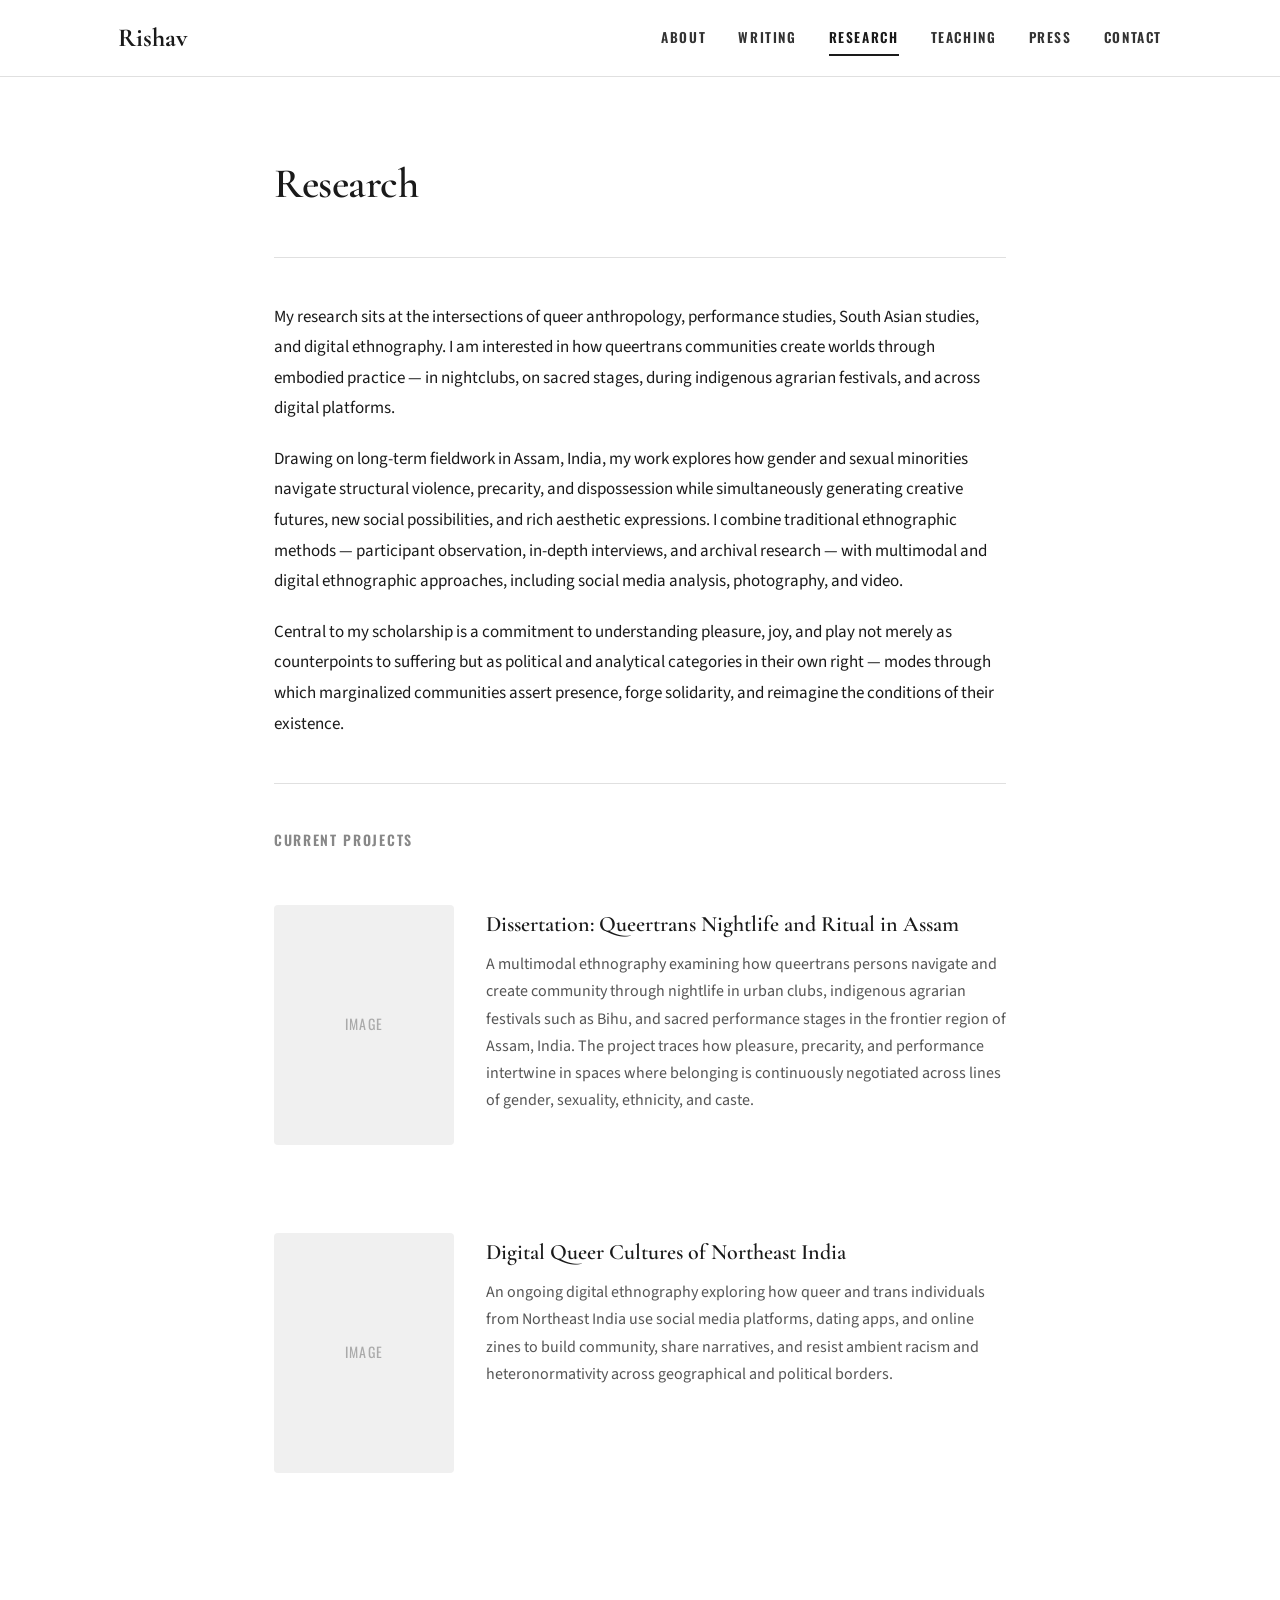
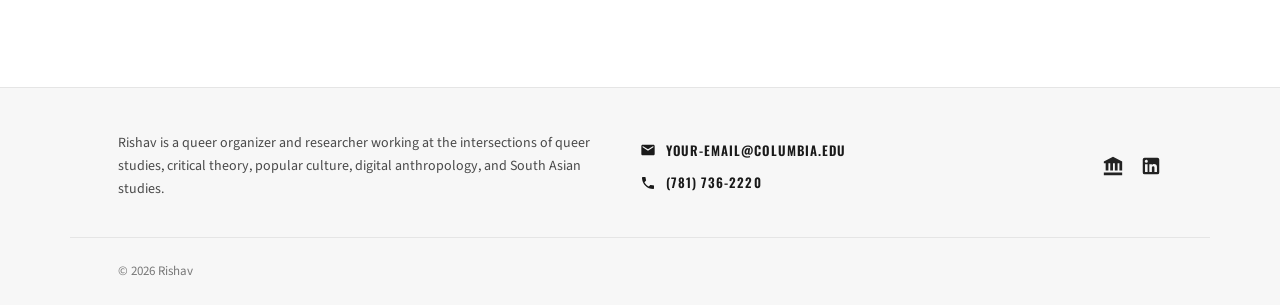
<file: research.html>
<!DOCTYPE html>
<html lang="en">
<head>
  <meta charset="UTF-8">
  <meta name="viewport" content="width=device-width, initial-scale=1.0">
  <title>Research — Rishav</title>
  <meta name="description" content="Research interests and current projects by Rishav.">

  <!-- Google Fonts -->
  <link rel="preconnect" href="https://fonts.googleapis.com">
  <link rel="preconnect" href="https://fonts.gstatic.com" crossorigin>
  <link href="https://fonts.googleapis.com/css2?family=Cormorant+Garamond:ital,wght@0,400;0,600;0,700;1,400&family=Inter:wght@400;500;600;700&family=Oswald:wght@500;600;700&family=Source+Sans+3:ital,wght@0,300;0,400;0,600;1,400&display=swap" rel="stylesheet">

  <link rel="stylesheet" href="css/style.css">
</head>
<body>

  <!-- Minimal Initial Loader -->
  <div class="loader">
    <div class="loader__line"></div>
  </div>

  <!-- ====== NAVIGATION ====== -->
  <nav class="nav">
    <div class="nav__inner">
      <a href="index.html" class="nav__brand" data-view="view-about">Rishav</a>
      <button class="nav__toggle" aria-label="Toggle navigation">
        <span></span>
        <span></span>
        <span></span>
      </button>
      <div class="nav__links">
        <a href="index.html" class="nav__link" data-view="view-about">About</a>
        <a href="writing.html" class="nav__link" data-view="view-writing">Writing</a>
        <a href="research.html" class="nav__link nav__link--active" data-view="view-research">Research</a>
        <a href="teaching.html" class="nav__link" data-view="view-teaching">Teaching</a>
        <a href="press.html" class="nav__link" data-view="view-press">Press</a>
        <a href="contact.html" class="nav__link nav__link--contact" data-view="view-contact">Contact</a>
      </div>
    </div>
  </nav>

  <!-- ====== MAIN CONTENT VIEWS (ZERO-RELOAD SPA) ====== -->
  <main>

    <!-- ── 1. ABOUT VIEW ── -->
    <div id="view-about" class="page-view">
      <section class="section section--hero">
        <div class="container">
          <div class="hero">
            <div class="hero__image-wrapper">
              <img
                src="images/portrait-placeholder.svg"
                alt="Portrait of Rishav"
                class="hero__image"
              >
            </div>
            <div class="hero__content">
              <h1 class="hero__name">Rishav</h1>
              <p class="hero__title">Queer Organizer · Researcher · PhD Candidate, Columbia University</p>
              <p class="hero__bio">
                Rishav is a queer organizer and researcher committed to community-making through art, joy and performance. They are a PhD candidate in the Department of Anthropology and the Institute for the Study of Sexuality and Gender, Columbia University. Their doctoral research is a multimodal ethnography of queertrans persons and nightlife in clubs, indigenous agrarian festivals, and sacred stages in the frontier region of Assam, India.
              </p>
            </div>
          </div>
        </div>
      </section>
    </div>

    <!-- ── 2. WRITING VIEW ── -->
    <div id="view-writing" class="page-view">
      <div class="container">
        <header class="page-header">
          <h1 class="page-header__title">Writing</h1>
        </header>
        <section class="section" style="padding-top: 0;">
          <h2 class="section-title">Public Writing</h2>
          <div class="writing-entry">
            <p class="writing-entry__category">Essay · The Chinky Homo Project — Pandemic Series</p>
            <h3 class="writing-entry__title">
              <a href="https://thechinkyhomoproject.wordpress.com/2021/06/13/an-assamese-in-delhi-failed-identifications-ambient-racism-on-grindr/" target="_blank" rel="noopener">
                An Assamese in Delhi: Failed Identifications, Ambient Racism on Grindr
              </a>
            </h3>
            <p class="writing-entry__meta">June 13, 2021 · <em>The Chinky Homo Project</em> (curated by Kumam Davidson Singh)</p>
            <p class="writing-entry__excerpt">
              An essay reflecting on identity, displacement, and the ambient racism encountered by people from Northeast India in mainland urban spaces — narrated through a Grindr interaction in Delhi. The piece examines how racial assumptions and failed identifications structure intimate digital encounters, tracing the gap between "passing" as a mainland Delhiite and the everyday violence endured by those who visibly "look Northeastern." It connects the politics of recognition on dating apps to larger questions of belonging, state-sanctioned gatekeeping, and the curious entitlement of the mainland "knower."
            </p>
            <a href="https://thechinkyhomoproject.wordpress.com/2021/06/13/an-assamese-in-delhi-failed-identifications-ambient-racism-on-grindr/" target="_blank" rel="noopener" class="writing-entry__link">
              Read the full essay &rarr;
            </a>
          </div>

          <hr class="divider">

          <h2 class="section-title">Peer-Reviewed Articles</h2>
          <ul class="pub-list">
            <li>
              [Author]. (Forthcoming). "Title of upcoming article on queertrans nightlife and belonging."
              <em>Journal Name</em>, Vol(Issue).
            </li>
            <li>
              [Author]. (Forthcoming). "Title of article on digital queer cultures in Northeast India."
              <em>Journal Name</em>, Vol(Issue).
            </li>
          </ul>

          <hr class="divider">

          <h2 class="section-title">Book Chapters</h2>
          <ul class="pub-list">
            <li>
              [Author]. (Forthcoming). "Chapter title on performance, ritual, and queer world-making."
              In [Editor] (Ed.), <em>Book Title</em> (pp. XX–XX). Publisher.
            </li>
          </ul>

          <hr class="divider">

          <h2 class="section-title">Other Public Writing</h2>
          <div class="writing-entry">
            <p class="writing-entry__category">Essay · Forthcoming</p>
            <h3 class="writing-entry__title">
              <a href="#">Sample Title: Joy as Method in Queer Fieldwork</a>
            </h3>
            <p class="writing-entry__meta">Forthcoming · <em>Publication Name</em></p>
            <p class="writing-entry__excerpt">
              Placeholder description for an upcoming essay. Replace this text with the actual abstract or excerpt when available.
            </p>
          </div>
        </section>
      </div>
    </div>

    <!-- ── 3. RESEARCH VIEW ── -->
    <div id="view-research" class="page-view is-active">
      <div class="container">
        <header class="page-header">
          <h1 class="page-header__title">Research</h1>
        </header>
        <section class="section" style="padding-top: 0;">
          <div class="research-statement">
            <p>
              My research sits at the intersections of queer anthropology, performance studies, South Asian studies, and digital ethnography. I am interested in how queertrans communities create worlds through embodied practice — in nightclubs, on sacred stages, during indigenous agrarian festivals, and across digital platforms.
            </p>
            <p>
              Drawing on long-term fieldwork in Assam, India, my work explores how gender and sexual minorities navigate structural violence, precarity, and dispossession while simultaneously generating creative futures, new social possibilities, and rich aesthetic expressions. I combine traditional ethnographic methods — participant observation, in-depth interviews, and archival research — with multimodal and digital ethnographic approaches, including social media analysis, photography, and video.
            </p>
            <p>
              Central to my scholarship is a commitment to understanding pleasure, joy, and play not merely as counterpoints to suffering but as political and analytical categories in their own right — modes through which marginalized communities assert presence, forge solidarity, and reimagine the conditions of their existence.
            </p>
          </div>

          <hr class="divider">

          <h2 class="section-title">Current Projects</h2>
          <div class="project">
            <div class="project__image" style="display:flex;align-items:center;justify-content:center;color:#aaa;font-size:14px;font-family:var(--font-condensed);letter-spacing:0.08em;">
              IMAGE
            </div>
            <div>
              <h3 class="project__title">Dissertation: Queertrans Nightlife and Ritual in Assam</h3>
              <p class="project__description">
                A multimodal ethnography examining how queertrans persons navigate and create community through nightlife in urban clubs, indigenous agrarian festivals such as Bihu, and sacred performance stages in the frontier region of Assam, India. The project traces how pleasure, precarity, and performance intertwine in spaces where belonging is continuously negotiated across lines of gender, sexuality, ethnicity, and caste.
              </p>
            </div>
          </div>

          <div class="project">
            <div class="project__image" style="display:flex;align-items:center;justify-content:center;color:#aaa;font-size:14px;font-family:var(--font-condensed);letter-spacing:0.08em;">
              IMAGE
            </div>
            <div>
              <h3 class="project__title">Digital Queer Cultures of Northeast India</h3>
              <p class="project__description">
                An ongoing digital ethnography exploring how queer and trans individuals from Northeast India use social media platforms, dating apps, and online zines to build community, share narratives, and resist ambient racism and heteronormativity across geographical and political borders.
              </p>
            </div>
          </div>
        </section>
      </div>
    </div>

    <!-- ── 4. TEACHING VIEW ── -->
    <div id="view-teaching" class="page-view">
      <div class="container">
        <header class="page-header">
          <h1 class="page-header__title">Teaching</h1>
        </header>
        <section class="section" style="padding-top: 0;">
          <h2 class="section-title">Teaching Philosophy</h2>
          <div class="teaching-statement">
            <p>
              My teaching is grounded in queer, feminist, decolonial, and transnational perspectives. I am committed to centering voices and knowledge systems that have been historically marginalized — particularly those emerging from the Global South, Indigenous communities, and queertrans experiences — while challenging canonical, Western-centric approaches to anthropology, gender studies, and area studies.
            </p>
            <p>
              In the classroom, I draw on ethnographic texts, critical theory, film, social media, and performance to create spaces for rigorous intellectual engagement and collective exploration. I believe teaching is itself a form of community-making: an opportunity to practice the careful listening, generous critique, and radical imagination that the worlds we study demand.
            </p>
          </div>

          <hr class="divider">

          <h2 class="section-title">Courses Taught</h2>
          <ul class="course-list">
            <li>
              <span class="course-title">Introduction to Cultural Anthropology</span>
              <span class="course-code">(ANTH 1001)</span>
            </li>
            <li>
              <span class="course-title">Queer Anthropology</span>
              <span class="course-code">(ANTH 3XXX)</span>
            </li>
            <li>
              <span class="course-title">Gender, Sexuality, and Performance</span>
              <span class="course-code">(ANTH 4XXX / IRGS XXXX)</span>
            </li>
            <li>
              <span class="course-title">Digital Cultures and Ethnography</span>
              <span class="course-code">(ANTH 3XXX)</span>
            </li>
            <li>
              <span class="course-title">South Asia: Politics, Culture, and Society</span>
              <span class="course-code">(ANTH 2XXX / MEALAC XXXX)</span>
            </li>
          </ul>
        </section>
      </div>
    </div>

    <!-- ── 5. PRESS VIEW ── -->
    <div id="view-press" class="page-view">
      <div class="container">
        <header class="page-header">
          <h1 class="page-header__title">Press</h1>
        </header>
        <section class="section" style="padding-top: 0;">
          <div class="press-entry">
            <p class="press-entry__date">November 2026</p>
            <h3 class="press-entry__headline">Website Launch</h3>
            <p class="press-entry__body">
              Excited to announce the launch of this academic portfolio. The site serves as a home for research updates, publications, teaching resources, and announcements about upcoming presentations and speaking engagements.
            </p>
          </div>

          <div class="press-entry">
            <p class="press-entry__date">June 2021</p>
            <h3 class="press-entry__headline">Essay Published in The Chinky Homo Project</h3>
            <p class="press-entry__body">
              Published "An Assamese in Delhi: Failed Identifications, Ambient Racism on Grindr" as part of <em>The Pandemic Series</em>, curated by Kumam Davidson Singh, on <em>The Chinky Homo Project</em> — a digital queer anthology of Northeast India.
              <a href="https://thechinkyhomoproject.wordpress.com/2021/06/13/an-assamese-in-delhi-failed-identifications-ambient-racism-on-grindr/" target="_blank" rel="noopener">Read it here.</a>
            </p>
          </div>
        </section>
      </div>
    </div>

    <!-- ── 6. CONTACT VIEW (EXACT SCREENSHOT REPLICATION) ── -->
    <div id="view-contact" class="page-view">
      <div class="contact-section-wrapper">
        <div class="contact-grid">

          <!-- Left Column: Big Condensed Title + Subtitle -->
          <div class="contact-sidebar">
            <h1 class="contact-hero-title">CONTACT</h1>
            <p class="contact-hero-sub">
              Please fill out this form to get in touch with me for requests for academic opportunities, speaking engagements, and any other inquiries.
            </p>
          </div>

          <!-- Right Column: Required note + Form -->
          <div class="contact-form-pane">
            <p class="form-required-note">"*" indicates required fields</p>

            <form class="contact-form" action="#" method="post">
              <!-- Row 1: First Name & Last Name Side-by-Side -->
              <div class="form-row-2col">
                <div class="form-field-group">
                  <label for="first-name">FIRST NAME <span class="req">*</span></label>
                  <input type="text" id="first-name" name="first_name" required>
                </div>
                <div class="form-field-group">
                  <label for="last-name">LAST NAME <span class="req">*</span></label>
                  <input type="text" id="last-name" name="last_name" required>
                </div>
              </div>

              <!-- Row 2: Email Address -->
              <div class="form-field-group">
                <label for="email">EMAIL ADDRESS <span class="req">*</span></label>
                <input type="email" id="email" name="email" required>
              </div>

              <!-- Row 3: Subject -->
              <div class="form-field-group">
                <label for="subject">SUBJECT <span class="req">*</span></label>
                <input type="text" id="subject" name="subject" required>
              </div>

              <!-- Row 4: Message -->
              <div class="form-field-group">
                <label for="message">MESSAGE <span class="req">*</span></label>
                <textarea id="message" name="message" placeholder="Type your message here" required></textarea>
              </div>

              <!-- Row 5: Outline Send Button -->
              <button type="submit" class="btn-outline-send">SEND MESSAGE</button>
            </form>
          </div>

        </div>
      </div>
    </div>

  </main>

  <!-- ====== FOOTER (MATCHING SCREENSHOT) ====== -->
  <footer class="site-footer">
    <div class="footer-top">
      <!-- Left: Bio -->
      <div class="footer-bio">
        <p>
          Rishav is a <span class="bio-hl">queer organizer and researcher</span> working at the intersections of queer studies, critical theory, popular culture, digital anthropology, and South Asian studies.
        </p>
      </div>

      <!-- Center: Contact info with icons -->
      <div class="footer-contacts">
        <div class="footer-contact-row">
          <svg class="footer-icon-svg" viewBox="0 0 24 24">
            <path d="M20 4H4c-1.1 0-2 .9-2 2v12c0 1.1.9 2 2 2h16c1.1 0 2-.9 2-2V6c0-1.1-.9-2-2-2zm0 4l-8 5-8-5V6l8 5 8-5v2z"/>
          </svg>
          <a href="mailto:your-email@columbia.edu">YOUR-EMAIL@COLUMBIA.EDU</a>
        </div>
        <div class="footer-contact-row">
          <svg class="footer-icon-svg" viewBox="0 0 24 24">
            <path d="M6.62 10.79c1.44 2.83 3.76 5.14 6.59 6.59l2.2-2.2c.27-.27.67-.36 1.02-.24 1.12.37 2.33.57 3.57.57.55 0 1 .45 1 1V20c0 .55-.45 1-1 1-9.39 0-17-7.61-17-17 0-.55.45-1 1-1h3.5c.55 0 1 .45 1 1 0 1.25.2 2.45.57 3.57.11.35.03.74-.25 1.02l-2.2 2.2z"/>
          </svg>
          <span>(781) 736-2220</span>
        </div>
      </div>

      <!-- Right: Academic & LinkedIn Icons -->
      <div class="footer-socials">
        <a href="#" aria-label="Academic Affiliation" class="footer-social-link">
          <svg class="footer-social-icon" viewBox="0 0 24 24">
            <path d="M12 2L2 7v2h20V7L12 2zm-8 7v8h3V9H4zm5 0v8h3V9H9zm5 0v8h3V9h-3zm5 0v8h3V9h-3zM2 19v3h20v-3H2z"/>
          </svg>
        </a>
        <a href="#" aria-label="LinkedIn" class="footer-social-link">
          <svg class="footer-social-icon" viewBox="0 0 24 24">
            <path d="M19 3a2 2 0 0 1 2 2v14a2 2 0 0 1-2 2H5a2 2 0 0 1-2-2V5a2 2 0 0 1 2-2h14m-.5 15.5v-5.3a3.26 3.26 0 0 0-3.26-3.26c-.85 0-1.84.52-2.28 1.3v-1.11h-2.79v8.37h2.79v-4.93c0-.77.62-1.4 1.39-1.4a1.4 1.4 0 0 1 1.4 1.4v4.93h2.75M6.88 8.56a1.68 1.68 0 0 0 1.68-1.68c0-.93-.75-1.69-1.68-1.69a1.69 1.69 0 0 0-1.69 1.69c0 .93.76 1.68 1.69 1.68m1.39 9.94v-8.37H5.5v8.37h2.77z"/>
          </svg>
        </a>
      </div>
    </div>

    <div class="footer-bottom">
      <p>&copy; 2026 Rishav</p>
    </div>
  </footer>

  <script src="js/animations.js"></script>
</body>
</html>
</file>
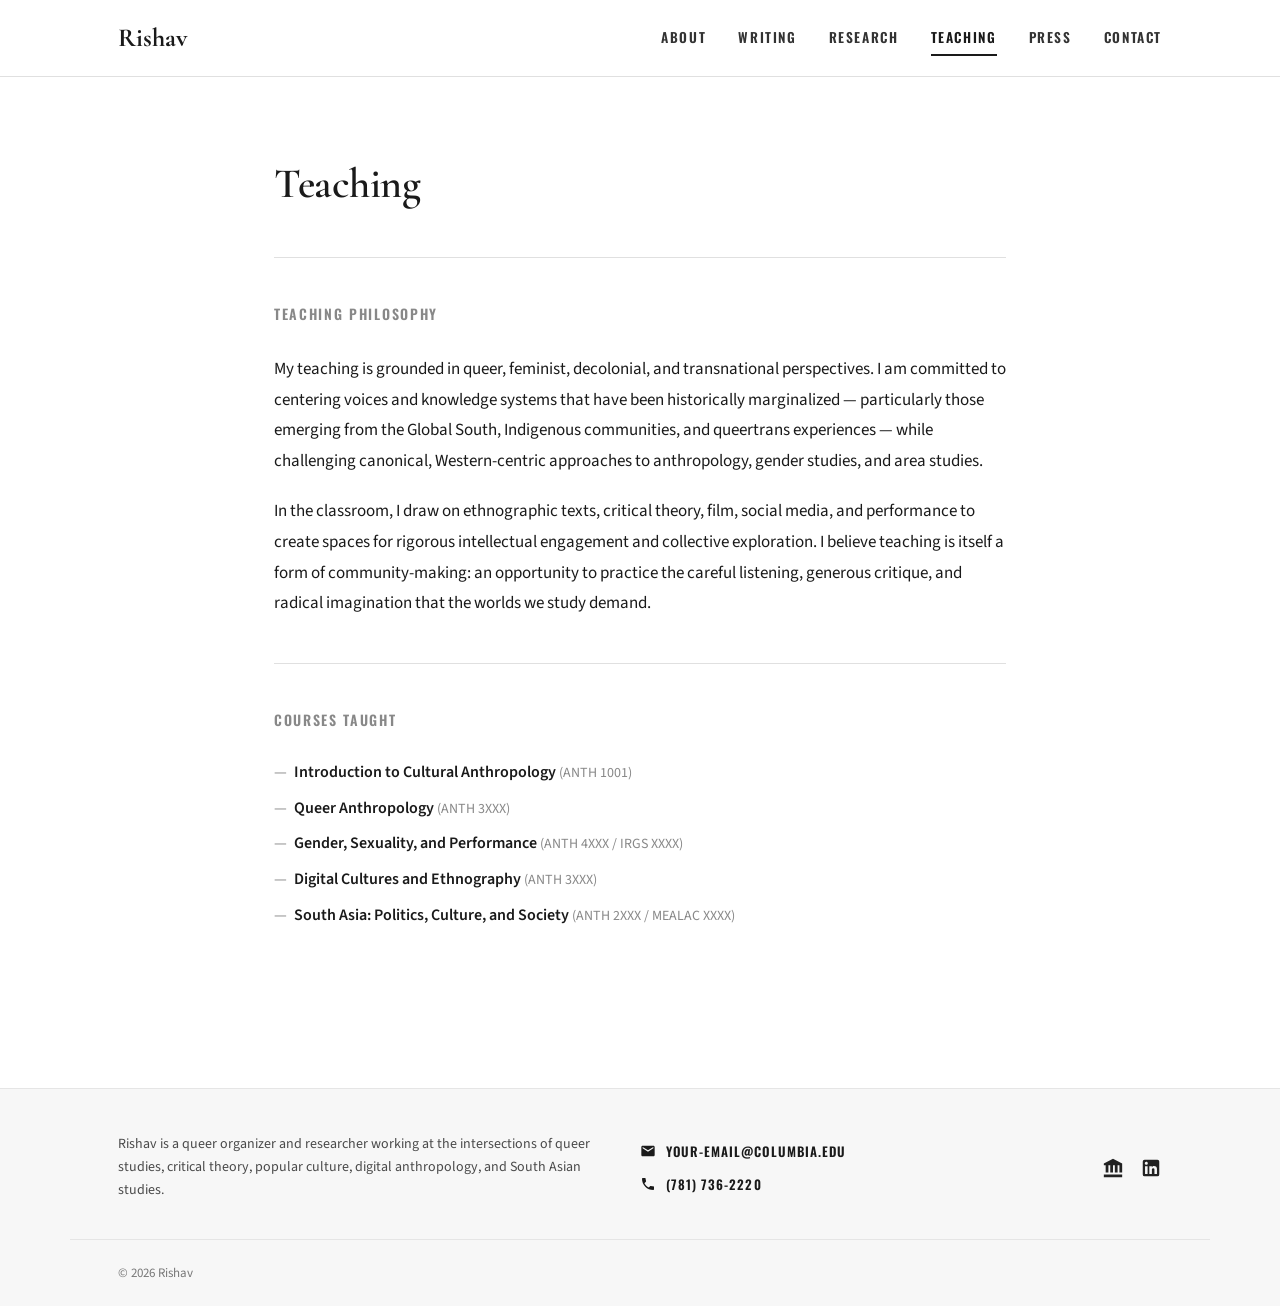
<file: teaching.html>
<!DOCTYPE html>
<html lang="en">
<head>
  <meta charset="UTF-8">
  <meta name="viewport" content="width=device-width, initial-scale=1.0">
  <title>Teaching — Rishav</title>
  <meta name="description" content="Teaching philosophy and courses by Rishav.">

  <!-- Google Fonts -->
  <link rel="preconnect" href="https://fonts.googleapis.com">
  <link rel="preconnect" href="https://fonts.gstatic.com" crossorigin>
  <link href="https://fonts.googleapis.com/css2?family=Cormorant+Garamond:ital,wght@0,400;0,600;0,700;1,400&family=Inter:wght@400;500;600;700&family=Oswald:wght@500;600;700&family=Source+Sans+3:ital,wght@0,300;0,400;0,600;1,400&display=swap" rel="stylesheet">

  <link rel="stylesheet" href="css/style.css">
</head>
<body>

  <!-- Minimal Initial Loader -->
  <div class="loader">
    <div class="loader__line"></div>
  </div>

  <!-- ====== NAVIGATION ====== -->
  <nav class="nav">
    <div class="nav__inner">
      <a href="index.html" class="nav__brand" data-view="view-about">Rishav</a>
      <button class="nav__toggle" aria-label="Toggle navigation">
        <span></span>
        <span></span>
        <span></span>
      </button>
      <div class="nav__links">
        <a href="index.html" class="nav__link" data-view="view-about">About</a>
        <a href="writing.html" class="nav__link" data-view="view-writing">Writing</a>
        <a href="research.html" class="nav__link" data-view="view-research">Research</a>
        <a href="teaching.html" class="nav__link nav__link--active" data-view="view-teaching">Teaching</a>
        <a href="press.html" class="nav__link" data-view="view-press">Press</a>
        <a href="contact.html" class="nav__link nav__link--contact" data-view="view-contact">Contact</a>
      </div>
    </div>
  </nav>

  <!-- ====== MAIN CONTENT VIEWS (ZERO-RELOAD SPA) ====== -->
  <main>

    <!-- ── 1. ABOUT VIEW ── -->
    <div id="view-about" class="page-view">
      <section class="section section--hero">
        <div class="container">
          <div class="hero">
            <div class="hero__image-wrapper">
              <img
                src="images/portrait-placeholder.svg"
                alt="Portrait of Rishav"
                class="hero__image"
              >
            </div>
            <div class="hero__content">
              <h1 class="hero__name">Rishav</h1>
              <p class="hero__title">Queer Organizer · Researcher · PhD Candidate, Columbia University</p>
              <p class="hero__bio">
                Rishav is a queer organizer and researcher committed to community-making through art, joy and performance. They are a PhD candidate in the Department of Anthropology and the Institute for the Study of Sexuality and Gender, Columbia University. Their doctoral research is a multimodal ethnography of queertrans persons and nightlife in clubs, indigenous agrarian festivals, and sacred stages in the frontier region of Assam, India.
              </p>
            </div>
          </div>
        </div>
      </section>
    </div>

    <!-- ── 2. WRITING VIEW ── -->
    <div id="view-writing" class="page-view">
      <div class="container">
        <header class="page-header">
          <h1 class="page-header__title">Writing</h1>
        </header>
        <section class="section" style="padding-top: 0;">
          <h2 class="section-title">Public Writing</h2>
          <div class="writing-entry">
            <p class="writing-entry__category">Essay · The Chinky Homo Project — Pandemic Series</p>
            <h3 class="writing-entry__title">
              <a href="https://thechinkyhomoproject.wordpress.com/2021/06/13/an-assamese-in-delhi-failed-identifications-ambient-racism-on-grindr/" target="_blank" rel="noopener">
                An Assamese in Delhi: Failed Identifications, Ambient Racism on Grindr
              </a>
            </h3>
            <p class="writing-entry__meta">June 13, 2021 · <em>The Chinky Homo Project</em> (curated by Kumam Davidson Singh)</p>
            <p class="writing-entry__excerpt">
              An essay reflecting on identity, displacement, and the ambient racism encountered by people from Northeast India in mainland urban spaces — narrated through a Grindr interaction in Delhi. The piece examines how racial assumptions and failed identifications structure intimate digital encounters, tracing the gap between "passing" as a mainland Delhiite and the everyday violence endured by those who visibly "look Northeastern." It connects the politics of recognition on dating apps to larger questions of belonging, state-sanctioned gatekeeping, and the curious entitlement of the mainland "knower."
            </p>
            <a href="https://thechinkyhomoproject.wordpress.com/2021/06/13/an-assamese-in-delhi-failed-identifications-ambient-racism-on-grindr/" target="_blank" rel="noopener" class="writing-entry__link">
              Read the full essay &rarr;
            </a>
          </div>

          <hr class="divider">

          <h2 class="section-title">Peer-Reviewed Articles</h2>
          <ul class="pub-list">
            <li>
              [Author]. (Forthcoming). "Title of upcoming article on queertrans nightlife and belonging."
              <em>Journal Name</em>, Vol(Issue).
            </li>
            <li>
              [Author]. (Forthcoming). "Title of article on digital queer cultures in Northeast India."
              <em>Journal Name</em>, Vol(Issue).
            </li>
          </ul>

          <hr class="divider">

          <h2 class="section-title">Book Chapters</h2>
          <ul class="pub-list">
            <li>
              [Author]. (Forthcoming). "Chapter title on performance, ritual, and queer world-making."
              In [Editor] (Ed.), <em>Book Title</em> (pp. XX–XX). Publisher.
            </li>
          </ul>

          <hr class="divider">

          <h2 class="section-title">Other Public Writing</h2>
          <div class="writing-entry">
            <p class="writing-entry__category">Essay · Forthcoming</p>
            <h3 class="writing-entry__title">
              <a href="#">Sample Title: Joy as Method in Queer Fieldwork</a>
            </h3>
            <p class="writing-entry__meta">Forthcoming · <em>Publication Name</em></p>
            <p class="writing-entry__excerpt">
              Placeholder description for an upcoming essay. Replace this text with the actual abstract or excerpt when available.
            </p>
          </div>
        </section>
      </div>
    </div>

    <!-- ── 3. RESEARCH VIEW ── -->
    <div id="view-research" class="page-view">
      <div class="container">
        <header class="page-header">
          <h1 class="page-header__title">Research</h1>
        </header>
        <section class="section" style="padding-top: 0;">
          <div class="research-statement">
            <p>
              My research sits at the intersections of queer anthropology, performance studies, South Asian studies, and digital ethnography. I am interested in how queertrans communities create worlds through embodied practice — in nightclubs, on sacred stages, during indigenous agrarian festivals, and across digital platforms.
            </p>
            <p>
              Drawing on long-term fieldwork in Assam, India, my work explores how gender and sexual minorities navigate structural violence, precarity, and dispossession while simultaneously generating creative futures, new social possibilities, and rich aesthetic expressions. I combine traditional ethnographic methods — participant observation, in-depth interviews, and archival research — with multimodal and digital ethnographic approaches, including social media analysis, photography, and video.
            </p>
            <p>
              Central to my scholarship is a commitment to understanding pleasure, joy, and play not merely as counterpoints to suffering but as political and analytical categories in their own right — modes through which marginalized communities assert presence, forge solidarity, and reimagine the conditions of their existence.
            </p>
          </div>

          <hr class="divider">

          <h2 class="section-title">Current Projects</h2>
          <div class="project">
            <div class="project__image" style="display:flex;align-items:center;justify-content:center;color:#aaa;font-size:14px;font-family:var(--font-condensed);letter-spacing:0.08em;">
              IMAGE
            </div>
            <div>
              <h3 class="project__title">Dissertation: Queertrans Nightlife and Ritual in Assam</h3>
              <p class="project__description">
                A multimodal ethnography examining how queertrans persons navigate and create community through nightlife in urban clubs, indigenous agrarian festivals such as Bihu, and sacred performance stages in the frontier region of Assam, India. The project traces how pleasure, precarity, and performance intertwine in spaces where belonging is continuously negotiated across lines of gender, sexuality, ethnicity, and caste.
              </p>
            </div>
          </div>

          <div class="project">
            <div class="project__image" style="display:flex;align-items:center;justify-content:center;color:#aaa;font-size:14px;font-family:var(--font-condensed);letter-spacing:0.08em;">
              IMAGE
            </div>
            <div>
              <h3 class="project__title">Digital Queer Cultures of Northeast India</h3>
              <p class="project__description">
                An ongoing digital ethnography exploring how queer and trans individuals from Northeast India use social media platforms, dating apps, and online zines to build community, share narratives, and resist ambient racism and heteronormativity across geographical and political borders.
              </p>
            </div>
          </div>
        </section>
      </div>
    </div>

    <!-- ── 4. TEACHING VIEW ── -->
    <div id="view-teaching" class="page-view is-active">
      <div class="container">
        <header class="page-header">
          <h1 class="page-header__title">Teaching</h1>
        </header>
        <section class="section" style="padding-top: 0;">
          <h2 class="section-title">Teaching Philosophy</h2>
          <div class="teaching-statement">
            <p>
              My teaching is grounded in queer, feminist, decolonial, and transnational perspectives. I am committed to centering voices and knowledge systems that have been historically marginalized — particularly those emerging from the Global South, Indigenous communities, and queertrans experiences — while challenging canonical, Western-centric approaches to anthropology, gender studies, and area studies.
            </p>
            <p>
              In the classroom, I draw on ethnographic texts, critical theory, film, social media, and performance to create spaces for rigorous intellectual engagement and collective exploration. I believe teaching is itself a form of community-making: an opportunity to practice the careful listening, generous critique, and radical imagination that the worlds we study demand.
            </p>
          </div>

          <hr class="divider">

          <h2 class="section-title">Courses Taught</h2>
          <ul class="course-list">
            <li>
              <span class="course-title">Introduction to Cultural Anthropology</span>
              <span class="course-code">(ANTH 1001)</span>
            </li>
            <li>
              <span class="course-title">Queer Anthropology</span>
              <span class="course-code">(ANTH 3XXX)</span>
            </li>
            <li>
              <span class="course-title">Gender, Sexuality, and Performance</span>
              <span class="course-code">(ANTH 4XXX / IRGS XXXX)</span>
            </li>
            <li>
              <span class="course-title">Digital Cultures and Ethnography</span>
              <span class="course-code">(ANTH 3XXX)</span>
            </li>
            <li>
              <span class="course-title">South Asia: Politics, Culture, and Society</span>
              <span class="course-code">(ANTH 2XXX / MEALAC XXXX)</span>
            </li>
          </ul>
        </section>
      </div>
    </div>

    <!-- ── 5. PRESS VIEW ── -->
    <div id="view-press" class="page-view">
      <div class="container">
        <header class="page-header">
          <h1 class="page-header__title">Press</h1>
        </header>
        <section class="section" style="padding-top: 0;">
          <div class="press-entry">
            <p class="press-entry__date">November 2026</p>
            <h3 class="press-entry__headline">Website Launch</h3>
            <p class="press-entry__body">
              Excited to announce the launch of this academic portfolio. The site serves as a home for research updates, publications, teaching resources, and announcements about upcoming presentations and speaking engagements.
            </p>
          </div>

          <div class="press-entry">
            <p class="press-entry__date">June 2021</p>
            <h3 class="press-entry__headline">Essay Published in The Chinky Homo Project</h3>
            <p class="press-entry__body">
              Published "An Assamese in Delhi: Failed Identifications, Ambient Racism on Grindr" as part of <em>The Pandemic Series</em>, curated by Kumam Davidson Singh, on <em>The Chinky Homo Project</em> — a digital queer anthology of Northeast India.
              <a href="https://thechinkyhomoproject.wordpress.com/2021/06/13/an-assamese-in-delhi-failed-identifications-ambient-racism-on-grindr/" target="_blank" rel="noopener">Read it here.</a>
            </p>
          </div>
        </section>
      </div>
    </div>

    <!-- ── 6. CONTACT VIEW (EXACT SCREENSHOT REPLICATION) ── -->
    <div id="view-contact" class="page-view">
      <div class="contact-section-wrapper">
        <div class="contact-grid">

          <!-- Left Column: Big Condensed Title + Subtitle -->
          <div class="contact-sidebar">
            <h1 class="contact-hero-title">CONTACT</h1>
            <p class="contact-hero-sub">
              Please fill out this form to get in touch with me for requests for academic opportunities, speaking engagements, and any other inquiries.
            </p>
          </div>

          <!-- Right Column: Required note + Form -->
          <div class="contact-form-pane">
            <p class="form-required-note">"*" indicates required fields</p>

            <form class="contact-form" action="#" method="post">
              <!-- Row 1: First Name & Last Name Side-by-Side -->
              <div class="form-row-2col">
                <div class="form-field-group">
                  <label for="first-name">FIRST NAME <span class="req">*</span></label>
                  <input type="text" id="first-name" name="first_name" required>
                </div>
                <div class="form-field-group">
                  <label for="last-name">LAST NAME <span class="req">*</span></label>
                  <input type="text" id="last-name" name="last_name" required>
                </div>
              </div>

              <!-- Row 2: Email Address -->
              <div class="form-field-group">
                <label for="email">EMAIL ADDRESS <span class="req">*</span></label>
                <input type="email" id="email" name="email" required>
              </div>

              <!-- Row 3: Subject -->
              <div class="form-field-group">
                <label for="subject">SUBJECT <span class="req">*</span></label>
                <input type="text" id="subject" name="subject" required>
              </div>

              <!-- Row 4: Message -->
              <div class="form-field-group">
                <label for="message">MESSAGE <span class="req">*</span></label>
                <textarea id="message" name="message" placeholder="Type your message here" required></textarea>
              </div>

              <!-- Row 5: Outline Send Button -->
              <button type="submit" class="btn-outline-send">SEND MESSAGE</button>
            </form>
          </div>

        </div>
      </div>
    </div>

  </main>

  <!-- ====== FOOTER (MATCHING SCREENSHOT) ====== -->
  <footer class="site-footer">
    <div class="footer-top">
      <!-- Left: Bio -->
      <div class="footer-bio">
        <p>
          Rishav is a <span class="bio-hl">queer organizer and researcher</span> working at the intersections of queer studies, critical theory, popular culture, digital anthropology, and South Asian studies.
        </p>
      </div>

      <!-- Center: Contact info with icons -->
      <div class="footer-contacts">
        <div class="footer-contact-row">
          <svg class="footer-icon-svg" viewBox="0 0 24 24">
            <path d="M20 4H4c-1.1 0-2 .9-2 2v12c0 1.1.9 2 2 2h16c1.1 0 2-.9 2-2V6c0-1.1-.9-2-2-2zm0 4l-8 5-8-5V6l8 5 8-5v2z"/>
          </svg>
          <a href="mailto:your-email@columbia.edu">YOUR-EMAIL@COLUMBIA.EDU</a>
        </div>
        <div class="footer-contact-row">
          <svg class="footer-icon-svg" viewBox="0 0 24 24">
            <path d="M6.62 10.79c1.44 2.83 3.76 5.14 6.59 6.59l2.2-2.2c.27-.27.67-.36 1.02-.24 1.12.37 2.33.57 3.57.57.55 0 1 .45 1 1V20c0 .55-.45 1-1 1-9.39 0-17-7.61-17-17 0-.55.45-1 1-1h3.5c.55 0 1 .45 1 1 0 1.25.2 2.45.57 3.57.11.35.03.74-.25 1.02l-2.2 2.2z"/>
          </svg>
          <span>(781) 736-2220</span>
        </div>
      </div>

      <!-- Right: Academic & LinkedIn Icons -->
      <div class="footer-socials">
        <a href="#" aria-label="Academic Affiliation" class="footer-social-link">
          <svg class="footer-social-icon" viewBox="0 0 24 24">
            <path d="M12 2L2 7v2h20V7L12 2zm-8 7v8h3V9H4zm5 0v8h3V9H9zm5 0v8h3V9h-3zm5 0v8h3V9h-3zM2 19v3h20v-3H2z"/>
          </svg>
        </a>
        <a href="#" aria-label="LinkedIn" class="footer-social-link">
          <svg class="footer-social-icon" viewBox="0 0 24 24">
            <path d="M19 3a2 2 0 0 1 2 2v14a2 2 0 0 1-2 2H5a2 2 0 0 1-2-2V5a2 2 0 0 1 2-2h14m-.5 15.5v-5.3a3.26 3.26 0 0 0-3.26-3.26c-.85 0-1.84.52-2.28 1.3v-1.11h-2.79v8.37h2.79v-4.93c0-.77.62-1.4 1.39-1.4a1.4 1.4 0 0 1 1.4 1.4v4.93h2.75M6.88 8.56a1.68 1.68 0 0 0 1.68-1.68c0-.93-.75-1.69-1.68-1.69a1.69 1.69 0 0 0-1.69 1.69c0 .93.76 1.68 1.69 1.68m1.39 9.94v-8.37H5.5v8.37h2.77z"/>
          </svg>
        </a>
      </div>
    </div>

    <div class="footer-bottom">
      <p>&copy; 2026 Rishav</p>
    </div>
  </footer>

  <script src="js/animations.js"></script>
</body>
</html>
</file>
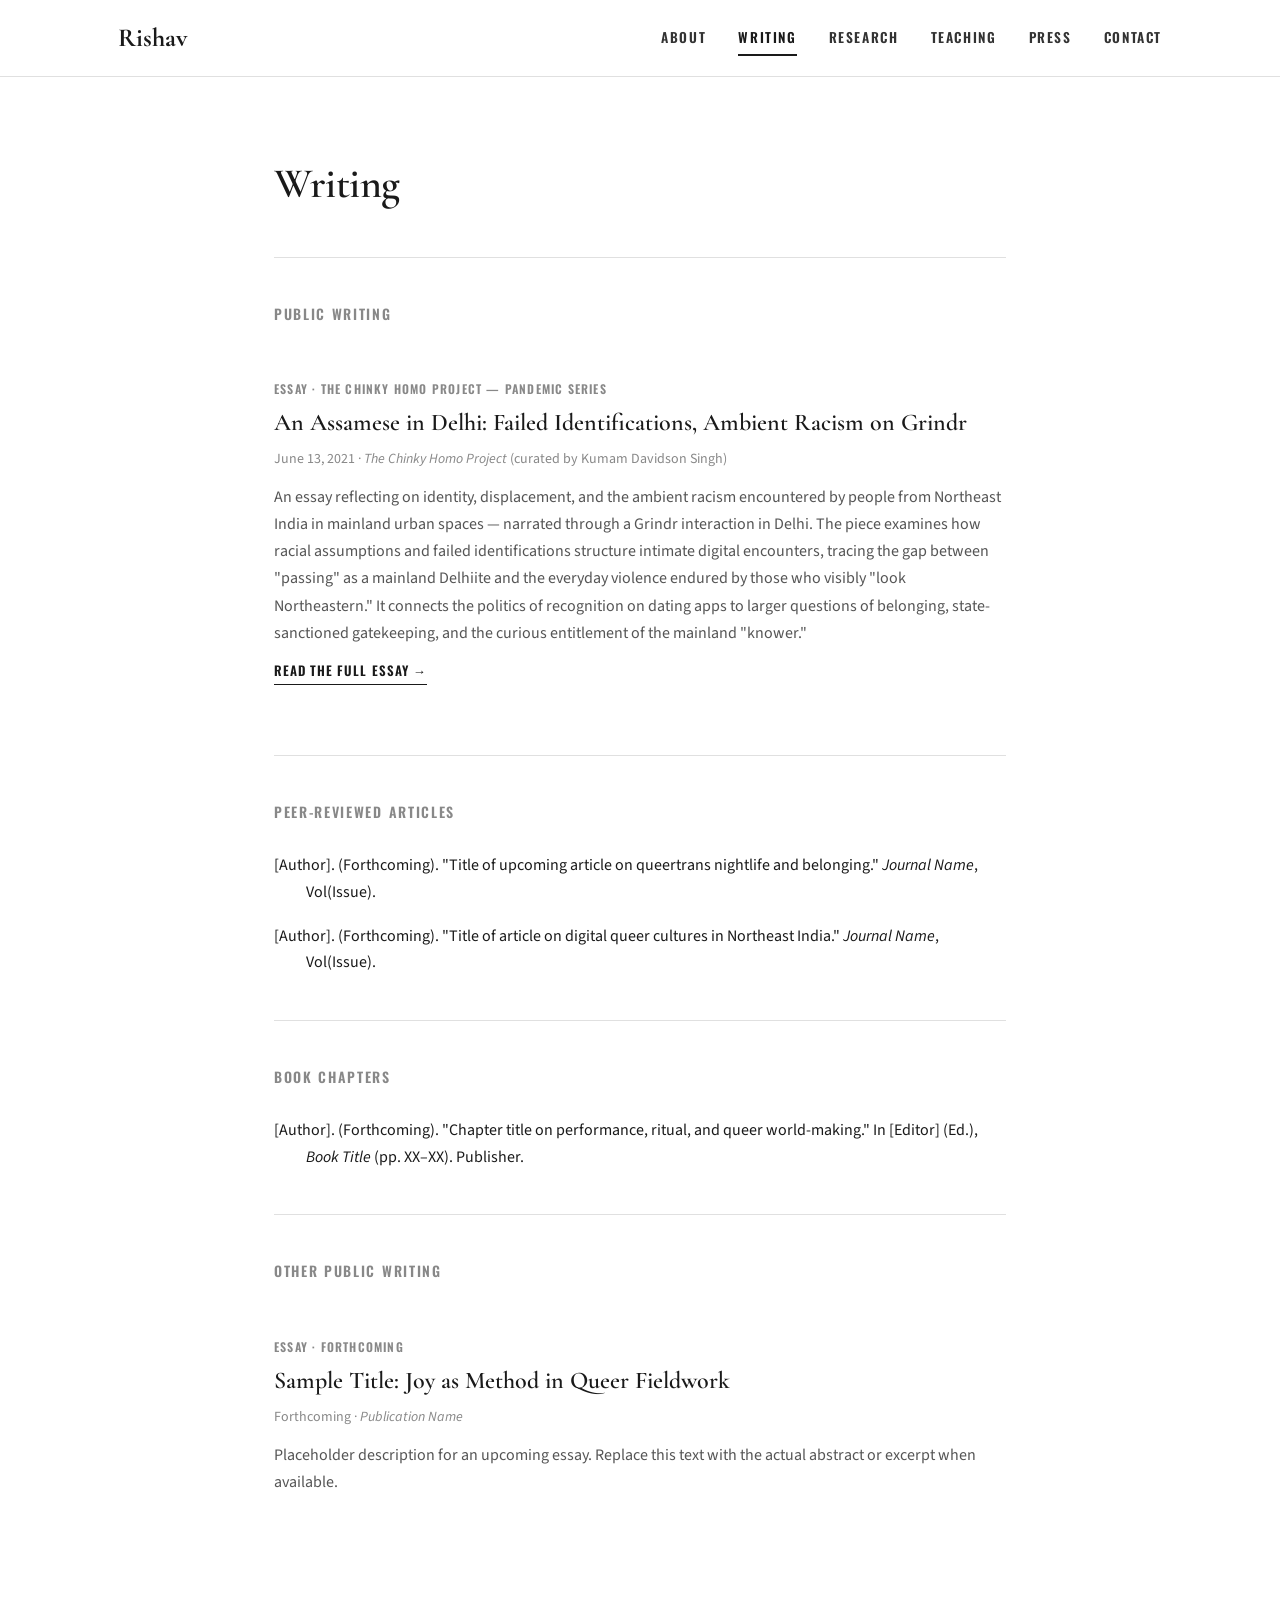
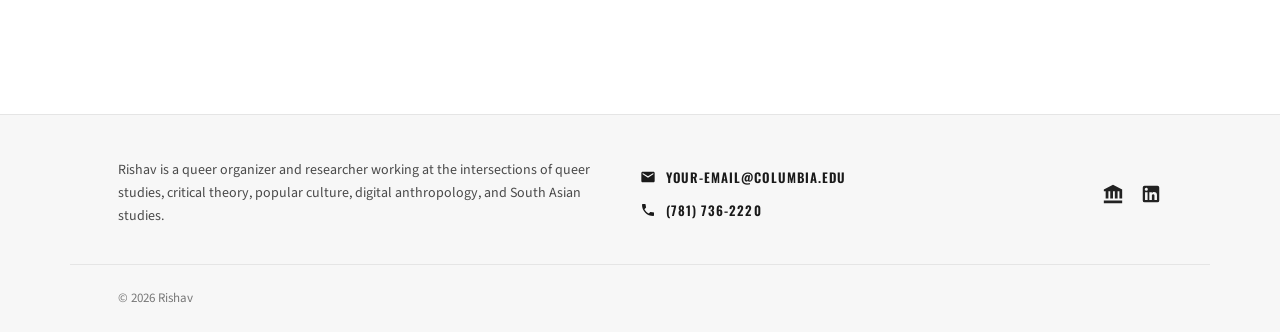
<file: writing.html>
<!DOCTYPE html>
<html lang="en">
<head>
  <meta charset="UTF-8">
  <meta name="viewport" content="width=device-width, initial-scale=1.0">
  <title>Writing — Rishav</title>
  <meta name="description" content="Selected publications and public writing by Rishav.">

  <!-- Google Fonts -->
  <link rel="preconnect" href="https://fonts.googleapis.com">
  <link rel="preconnect" href="https://fonts.gstatic.com" crossorigin>
  <link href="https://fonts.googleapis.com/css2?family=Cormorant+Garamond:ital,wght@0,400;0,600;0,700;1,400&family=Inter:wght@400;500;600;700&family=Oswald:wght@500;600;700&family=Source+Sans+3:ital,wght@0,300;0,400;0,600;1,400&display=swap" rel="stylesheet">

  <link rel="stylesheet" href="css/style.css">
</head>
<body>

  <!-- Minimal Initial Loader -->
  <div class="loader">
    <div class="loader__line"></div>
  </div>

  <!-- ====== NAVIGATION ====== -->
  <nav class="nav">
    <div class="nav__inner">
      <a href="index.html" class="nav__brand" data-view="view-about">Rishav</a>
      <button class="nav__toggle" aria-label="Toggle navigation">
        <span></span>
        <span></span>
        <span></span>
      </button>
      <div class="nav__links">
        <a href="index.html" class="nav__link" data-view="view-about">About</a>
        <a href="writing.html" class="nav__link nav__link--active" data-view="view-writing">Writing</a>
        <a href="research.html" class="nav__link" data-view="view-research">Research</a>
        <a href="teaching.html" class="nav__link" data-view="view-teaching">Teaching</a>
        <a href="press.html" class="nav__link" data-view="view-press">Press</a>
        <a href="contact.html" class="nav__link nav__link--contact" data-view="view-contact">Contact</a>
      </div>
    </div>
  </nav>

  <!-- ====== MAIN CONTENT VIEWS (ZERO-RELOAD SPA) ====== -->
  <main>

    <!-- ── 1. ABOUT VIEW ── -->
    <div id="view-about" class="page-view">
      <section class="section section--hero">
        <div class="container">
          <div class="hero">
            <div class="hero__image-wrapper">
              <img
                src="images/portrait-placeholder.svg"
                alt="Portrait of Rishav"
                class="hero__image"
              >
            </div>
            <div class="hero__content">
              <h1 class="hero__name">Rishav</h1>
              <p class="hero__title">Queer Organizer · Researcher · PhD Candidate, Columbia University</p>
              <p class="hero__bio">
                Rishav is a queer organizer and researcher committed to community-making through art, joy and performance. They are a PhD candidate in the Department of Anthropology and the Institute for the Study of Sexuality and Gender, Columbia University. Their doctoral research is a multimodal ethnography of queertrans persons and nightlife in clubs, indigenous agrarian festivals, and sacred stages in the frontier region of Assam, India.
              </p>
            </div>
          </div>
        </div>
      </section>
    </div>

    <!-- ── 2. WRITING VIEW ── -->
    <div id="view-writing" class="page-view is-active">
      <div class="container">
        <header class="page-header">
          <h1 class="page-header__title">Writing</h1>
        </header>
        <section class="section" style="padding-top: 0;">
          <h2 class="section-title">Public Writing</h2>
          <div class="writing-entry">
            <p class="writing-entry__category">Essay · The Chinky Homo Project — Pandemic Series</p>
            <h3 class="writing-entry__title">
              <a href="https://thechinkyhomoproject.wordpress.com/2021/06/13/an-assamese-in-delhi-failed-identifications-ambient-racism-on-grindr/" target="_blank" rel="noopener">
                An Assamese in Delhi: Failed Identifications, Ambient Racism on Grindr
              </a>
            </h3>
            <p class="writing-entry__meta">June 13, 2021 · <em>The Chinky Homo Project</em> (curated by Kumam Davidson Singh)</p>
            <p class="writing-entry__excerpt">
              An essay reflecting on identity, displacement, and the ambient racism encountered by people from Northeast India in mainland urban spaces — narrated through a Grindr interaction in Delhi. The piece examines how racial assumptions and failed identifications structure intimate digital encounters, tracing the gap between "passing" as a mainland Delhiite and the everyday violence endured by those who visibly "look Northeastern." It connects the politics of recognition on dating apps to larger questions of belonging, state-sanctioned gatekeeping, and the curious entitlement of the mainland "knower."
            </p>
            <a href="https://thechinkyhomoproject.wordpress.com/2021/06/13/an-assamese-in-delhi-failed-identifications-ambient-racism-on-grindr/" target="_blank" rel="noopener" class="writing-entry__link">
              Read the full essay &rarr;
            </a>
          </div>

          <hr class="divider">

          <h2 class="section-title">Peer-Reviewed Articles</h2>
          <ul class="pub-list">
            <li>
              [Author]. (Forthcoming). "Title of upcoming article on queertrans nightlife and belonging."
              <em>Journal Name</em>, Vol(Issue).
            </li>
            <li>
              [Author]. (Forthcoming). "Title of article on digital queer cultures in Northeast India."
              <em>Journal Name</em>, Vol(Issue).
            </li>
          </ul>

          <hr class="divider">

          <h2 class="section-title">Book Chapters</h2>
          <ul class="pub-list">
            <li>
              [Author]. (Forthcoming). "Chapter title on performance, ritual, and queer world-making."
              In [Editor] (Ed.), <em>Book Title</em> (pp. XX–XX). Publisher.
            </li>
          </ul>

          <hr class="divider">

          <h2 class="section-title">Other Public Writing</h2>
          <div class="writing-entry">
            <p class="writing-entry__category">Essay · Forthcoming</p>
            <h3 class="writing-entry__title">
              <a href="#">Sample Title: Joy as Method in Queer Fieldwork</a>
            </h3>
            <p class="writing-entry__meta">Forthcoming · <em>Publication Name</em></p>
            <p class="writing-entry__excerpt">
              Placeholder description for an upcoming essay. Replace this text with the actual abstract or excerpt when available.
            </p>
          </div>
        </section>
      </div>
    </div>

    <!-- ── 3. RESEARCH VIEW ── -->
    <div id="view-research" class="page-view">
      <div class="container">
        <header class="page-header">
          <h1 class="page-header__title">Research</h1>
        </header>
        <section class="section" style="padding-top: 0;">
          <div class="research-statement">
            <p>
              My research sits at the intersections of queer anthropology, performance studies, South Asian studies, and digital ethnography. I am interested in how queertrans communities create worlds through embodied practice — in nightclubs, on sacred stages, during indigenous agrarian festivals, and across digital platforms.
            </p>
            <p>
              Drawing on long-term fieldwork in Assam, India, my work explores how gender and sexual minorities navigate structural violence, precarity, and dispossession while simultaneously generating creative futures, new social possibilities, and rich aesthetic expressions. I combine traditional ethnographic methods — participant observation, in-depth interviews, and archival research — with multimodal and digital ethnographic approaches, including social media analysis, photography, and video.
            </p>
            <p>
              Central to my scholarship is a commitment to understanding pleasure, joy, and play not merely as counterpoints to suffering but as political and analytical categories in their own right — modes through which marginalized communities assert presence, forge solidarity, and reimagine the conditions of their existence.
            </p>
          </div>

          <hr class="divider">

          <h2 class="section-title">Current Projects</h2>
          <div class="project">
            <div class="project__image" style="display:flex;align-items:center;justify-content:center;color:#aaa;font-size:14px;font-family:var(--font-condensed);letter-spacing:0.08em;">
              IMAGE
            </div>
            <div>
              <h3 class="project__title">Dissertation: Queertrans Nightlife and Ritual in Assam</h3>
              <p class="project__description">
                A multimodal ethnography examining how queertrans persons navigate and create community through nightlife in urban clubs, indigenous agrarian festivals such as Bihu, and sacred performance stages in the frontier region of Assam, India. The project traces how pleasure, precarity, and performance intertwine in spaces where belonging is continuously negotiated across lines of gender, sexuality, ethnicity, and caste.
              </p>
            </div>
          </div>

          <div class="project">
            <div class="project__image" style="display:flex;align-items:center;justify-content:center;color:#aaa;font-size:14px;font-family:var(--font-condensed);letter-spacing:0.08em;">
              IMAGE
            </div>
            <div>
              <h3 class="project__title">Digital Queer Cultures of Northeast India</h3>
              <p class="project__description">
                An ongoing digital ethnography exploring how queer and trans individuals from Northeast India use social media platforms, dating apps, and online zines to build community, share narratives, and resist ambient racism and heteronormativity across geographical and political borders.
              </p>
            </div>
          </div>
        </section>
      </div>
    </div>

    <!-- ── 4. TEACHING VIEW ── -->
    <div id="view-teaching" class="page-view">
      <div class="container">
        <header class="page-header">
          <h1 class="page-header__title">Teaching</h1>
        </header>
        <section class="section" style="padding-top: 0;">
          <h2 class="section-title">Teaching Philosophy</h2>
          <div class="teaching-statement">
            <p>
              My teaching is grounded in queer, feminist, decolonial, and transnational perspectives. I am committed to centering voices and knowledge systems that have been historically marginalized — particularly those emerging from the Global South, Indigenous communities, and queertrans experiences — while challenging canonical, Western-centric approaches to anthropology, gender studies, and area studies.
            </p>
            <p>
              In the classroom, I draw on ethnographic texts, critical theory, film, social media, and performance to create spaces for rigorous intellectual engagement and collective exploration. I believe teaching is itself a form of community-making: an opportunity to practice the careful listening, generous critique, and radical imagination that the worlds we study demand.
            </p>
          </div>

          <hr class="divider">

          <h2 class="section-title">Courses Taught</h2>
          <ul class="course-list">
            <li>
              <span class="course-title">Introduction to Cultural Anthropology</span>
              <span class="course-code">(ANTH 1001)</span>
            </li>
            <li>
              <span class="course-title">Queer Anthropology</span>
              <span class="course-code">(ANTH 3XXX)</span>
            </li>
            <li>
              <span class="course-title">Gender, Sexuality, and Performance</span>
              <span class="course-code">(ANTH 4XXX / IRGS XXXX)</span>
            </li>
            <li>
              <span class="course-title">Digital Cultures and Ethnography</span>
              <span class="course-code">(ANTH 3XXX)</span>
            </li>
            <li>
              <span class="course-title">South Asia: Politics, Culture, and Society</span>
              <span class="course-code">(ANTH 2XXX / MEALAC XXXX)</span>
            </li>
          </ul>
        </section>
      </div>
    </div>

    <!-- ── 5. PRESS VIEW ── -->
    <div id="view-press" class="page-view">
      <div class="container">
        <header class="page-header">
          <h1 class="page-header__title">Press</h1>
        </header>
        <section class="section" style="padding-top: 0;">
          <div class="press-entry">
            <p class="press-entry__date">November 2026</p>
            <h3 class="press-entry__headline">Website Launch</h3>
            <p class="press-entry__body">
              Excited to announce the launch of this academic portfolio. The site serves as a home for research updates, publications, teaching resources, and announcements about upcoming presentations and speaking engagements.
            </p>
          </div>

          <div class="press-entry">
            <p class="press-entry__date">June 2021</p>
            <h3 class="press-entry__headline">Essay Published in The Chinky Homo Project</h3>
            <p class="press-entry__body">
              Published "An Assamese in Delhi: Failed Identifications, Ambient Racism on Grindr" as part of <em>The Pandemic Series</em>, curated by Kumam Davidson Singh, on <em>The Chinky Homo Project</em> — a digital queer anthology of Northeast India.
              <a href="https://thechinkyhomoproject.wordpress.com/2021/06/13/an-assamese-in-delhi-failed-identifications-ambient-racism-on-grindr/" target="_blank" rel="noopener">Read it here.</a>
            </p>
          </div>
        </section>
      </div>
    </div>

    <!-- ── 6. CONTACT VIEW (EXACT SCREENSHOT REPLICATION) ── -->
    <div id="view-contact" class="page-view">
      <div class="contact-section-wrapper">
        <div class="contact-grid">

          <!-- Left Column: Big Condensed Title + Subtitle -->
          <div class="contact-sidebar">
            <h1 class="contact-hero-title">CONTACT</h1>
            <p class="contact-hero-sub">
              Please fill out this form to get in touch with me for requests for academic opportunities, speaking engagements, and any other inquiries.
            </p>
          </div>

          <!-- Right Column: Required note + Form -->
          <div class="contact-form-pane">
            <p class="form-required-note">"*" indicates required fields</p>

            <form class="contact-form" action="#" method="post">
              <!-- Row 1: First Name & Last Name Side-by-Side -->
              <div class="form-row-2col">
                <div class="form-field-group">
                  <label for="first-name">FIRST NAME <span class="req">*</span></label>
                  <input type="text" id="first-name" name="first_name" required>
                </div>
                <div class="form-field-group">
                  <label for="last-name">LAST NAME <span class="req">*</span></label>
                  <input type="text" id="last-name" name="last_name" required>
                </div>
              </div>

              <!-- Row 2: Email Address -->
              <div class="form-field-group">
                <label for="email">EMAIL ADDRESS <span class="req">*</span></label>
                <input type="email" id="email" name="email" required>
              </div>

              <!-- Row 3: Subject -->
              <div class="form-field-group">
                <label for="subject">SUBJECT <span class="req">*</span></label>
                <input type="text" id="subject" name="subject" required>
              </div>

              <!-- Row 4: Message -->
              <div class="form-field-group">
                <label for="message">MESSAGE <span class="req">*</span></label>
                <textarea id="message" name="message" placeholder="Type your message here" required></textarea>
              </div>

              <!-- Row 5: Outline Send Button -->
              <button type="submit" class="btn-outline-send">SEND MESSAGE</button>
            </form>
          </div>

        </div>
      </div>
    </div>

  </main>

  <!-- ====== FOOTER (MATCHING SCREENSHOT) ====== -->
  <footer class="site-footer">
    <div class="footer-top">
      <!-- Left: Bio -->
      <div class="footer-bio">
        <p>
          Rishav is a <span class="bio-hl">queer organizer and researcher</span> working at the intersections of queer studies, critical theory, popular culture, digital anthropology, and South Asian studies.
        </p>
      </div>

      <!-- Center: Contact info with icons -->
      <div class="footer-contacts">
        <div class="footer-contact-row">
          <svg class="footer-icon-svg" viewBox="0 0 24 24">
            <path d="M20 4H4c-1.1 0-2 .9-2 2v12c0 1.1.9 2 2 2h16c1.1 0 2-.9 2-2V6c0-1.1-.9-2-2-2zm0 4l-8 5-8-5V6l8 5 8-5v2z"/>
          </svg>
          <a href="mailto:your-email@columbia.edu">YOUR-EMAIL@COLUMBIA.EDU</a>
        </div>
        <div class="footer-contact-row">
          <svg class="footer-icon-svg" viewBox="0 0 24 24">
            <path d="M6.62 10.79c1.44 2.83 3.76 5.14 6.59 6.59l2.2-2.2c.27-.27.67-.36 1.02-.24 1.12.37 2.33.57 3.57.57.55 0 1 .45 1 1V20c0 .55-.45 1-1 1-9.39 0-17-7.61-17-17 0-.55.45-1 1-1h3.5c.55 0 1 .45 1 1 0 1.25.2 2.45.57 3.57.11.35.03.74-.25 1.02l-2.2 2.2z"/>
          </svg>
          <span>(781) 736-2220</span>
        </div>
      </div>

      <!-- Right: Academic & LinkedIn Icons -->
      <div class="footer-socials">
        <a href="#" aria-label="Academic Affiliation" class="footer-social-link">
          <svg class="footer-social-icon" viewBox="0 0 24 24">
            <path d="M12 2L2 7v2h20V7L12 2zm-8 7v8h3V9H4zm5 0v8h3V9H9zm5 0v8h3V9h-3zm5 0v8h3V9h-3zM2 19v3h20v-3H2z"/>
          </svg>
        </a>
        <a href="#" aria-label="LinkedIn" class="footer-social-link">
          <svg class="footer-social-icon" viewBox="0 0 24 24">
            <path d="M19 3a2 2 0 0 1 2 2v14a2 2 0 0 1-2 2H5a2 2 0 0 1-2-2V5a2 2 0 0 1 2-2h14m-.5 15.5v-5.3a3.26 3.26 0 0 0-3.26-3.26c-.85 0-1.84.52-2.28 1.3v-1.11h-2.79v8.37h2.79v-4.93c0-.77.62-1.4 1.39-1.4a1.4 1.4 0 0 1 1.4 1.4v4.93h2.75M6.88 8.56a1.68 1.68 0 0 0 1.68-1.68c0-.93-.75-1.69-1.68-1.69a1.69 1.69 0 0 0-1.69 1.69c0 .93.76 1.68 1.69 1.68m1.39 9.94v-8.37H5.5v8.37h2.77z"/>
          </svg>
        </a>
      </div>
    </div>

    <div class="footer-bottom">
      <p>&copy; 2026 Rishav</p>
    </div>
  </footer>

  <script src="js/animations.js"></script>
</body>
</html>
</file>
<file: css/style.css>
/* ============================================================
   RISHAV — Academic Portfolio
   Minimalist, content-first design with premium animations
   ============================================================ */

/* --- Google Fonts & CSS Custom Properties --- */
:root {
  --color-bg: #ffffff;
  --color-text: #1a1a1a;
  --color-text-secondary: #555555;
  --color-text-muted: #888888;
  --color-border: #e0e0e0;
  --color-accent: #1a1a1a;
  --color-accent-hover: #444444;
  --color-pink: #E03177;

  --font-heading: 'Cormorant Garamond', 'Georgia', serif;
  --font-condensed: 'Oswald', 'Bebas Neue', 'Impact', sans-serif;
  --font-body: 'Source Sans 3', 'Source Sans Pro', 'Helvetica Neue', sans-serif;
  --font-nav: 'Inter', 'Helvetica Neue', sans-serif;

  --max-width: 780px;
  --nav-height: 76px;

  /* Animation tokens — one source of truth */
  --ease-out: cubic-bezier(0.22, 1, 0.36, 1);
  --ease-out-soft: cubic-bezier(0.16, 1, 0.3, 1);
  --duration-fast: 0.25s;
  --duration-base: 0.4s;
  --duration-slow: 0.7s;
  --duration-reveal: 0.8s;
}

/* --- Reset --- */
*,
*::before,
*::after {
  margin: 0;
  padding: 0;
  box-sizing: border-box;
}

html {
  scroll-behavior: smooth;
  -webkit-font-smoothing: antialiased;
  -moz-osx-font-smoothing: grayscale;
}

body {
  font-family: var(--font-body);
  font-size: 17px;
  line-height: 1.75;
  color: var(--color-text);
  background: var(--color-bg);
  overflow-x: hidden;
  min-height: 100vh;
  display: flex;
  flex-direction: column;
}

main {
  flex: 1 0 auto;
}

a {
  color: var(--color-text);
  text-decoration: none;
  transition: opacity var(--duration-fast) var(--ease-out),
              color var(--duration-fast) var(--ease-out);
}

a:hover {
  opacity: 0.6;
}

img {
  max-width: 100%;
  height: auto;
  display: block;
}

ul, ol {
  list-style: none;
}

/* ============================================================
   LOADER & TRANSITION CURTAIN
   ============================================================ */
.loader {
  position: fixed;
  inset: 0;
  z-index: 9999;
  background: var(--color-bg);
  display: flex;
  align-items: center;
  justify-content: center;
  will-change: transform;
}

.loader__line {
  width: 0;
  height: 2px;
  background: var(--color-text);
  border-radius: 1px;
  will-change: width;
}

/* ============================================================
   SEAMLESS PAGE VIEWS (NO RELOAD / NO BLINK)
   ============================================================ */
.page-view {
  display: none;
  opacity: 0;
  transform: translateY(12px);
  transition: opacity 0.32s cubic-bezier(0.22, 1, 0.36, 1),
              transform 0.32s cubic-bezier(0.22, 1, 0.36, 1);
  will-change: opacity, transform;
}

.page-view.is-active {
  display: block;
  opacity: 1;
  transform: translateY(0);
}

.page-view.is-leaving {
  opacity: 0;
  transform: translateY(-8px);
  pointer-events: none;
}

/* ============================================================
   ANIMATE SYSTEM
   ============================================================ */
[data-animate] {
  opacity: 0;
  transform: translateY(22px);
  transition: opacity var(--duration-reveal) var(--ease-out),
              transform var(--duration-reveal) var(--ease-out);
  will-change: opacity, transform;
}

[data-animate].is-visible {
  opacity: 1;
  transform: translateY(0);
}

/* ============================================================
   NAVIGATION
   ============================================================ */
.nav {
  position: sticky;
  top: 0;
  z-index: 100;
  background: rgba(255, 255, 255, 1);
  border-bottom: 1px solid var(--color-border);
  transition: background var(--duration-base) ease,
              border-color var(--duration-base) ease,
              box-shadow var(--duration-base) ease;
}

.nav--scrolled {
  background: rgba(255, 255, 255, 0.92);
  -webkit-backdrop-filter: blur(16px) saturate(180%);
  backdrop-filter: blur(16px) saturate(180%);
  border-bottom-color: rgba(0, 0, 0, 0.05);
  box-shadow: 0 1px 4px rgba(0, 0, 0, 0.03);
}

.nav__inner {
  display: flex;
  justify-content: space-between;
  align-items: center;
  max-width: 1140px;
  margin: 0 auto;
  padding: 0 48px;
  height: var(--nav-height);
}

.nav__brand {
  font-family: var(--font-heading);
  font-size: 26px;
  font-weight: 700;
  letter-spacing: 0;
  text-transform: none;
  color: var(--color-text);
  line-height: 1;
}

.nav__brand:hover {
  opacity: 1;
}

.nav__links {
  display: flex;
  gap: 32px;
  align-items: center;
}

.nav__link {
  font-family: var(--font-condensed);
  font-size: 13.5px;
  font-weight: 600;
  letter-spacing: 0.12em;
  text-transform: uppercase;
  color: #333333;
  position: relative;
  padding: 6px 0;
  transition: color 0.2s ease;
}

.nav__link::after {
  content: '';
  position: absolute;
  bottom: 0;
  left: 0;
  width: 0;
  height: 2px;
  background: var(--color-text);
  transition: width 0.3s var(--ease-out);
}

.nav__link:hover {
  opacity: 1;
  color: var(--color-text);
}

.nav__link:hover::after {
  width: 100%;
}

.nav__link--active {
  color: var(--color-text);
}

.nav__link--active::after {
  width: 100%;
}

/* Contact Pink Accent in Nav */
.nav__link--contact {
  color: #333333;
}

.nav__link--contact:hover {
  color: var(--color-pink) !important;
}

.nav__link--contact:hover::after {
  background: var(--color-pink) !important;
}

.nav__link--contact.nav__link--active {
  color: var(--color-pink) !important;
}

.nav__link--contact.nav__link--active::after {
  background: var(--color-pink) !important;
  width: 100%;
}

/* Hamburger */
.nav__toggle {
  display: none;
  background: none;
  border: none;
  cursor: pointer;
  padding: 8px;
}

.nav__toggle span {
  display: block;
  width: 24px;
  height: 2px;
  background: var(--color-text);
  margin: 5px 0;
  transition: all 0.3s var(--ease-out);
}

/* ============================================================
   LAYOUT CONTAINERS
   ============================================================ */
.container {
  max-width: var(--max-width);
  margin: 0 auto;
  padding: 0 24px;
}

.section {
  padding: 70px 0;
}

.section--hero {
  padding: 90px 0 70px;
}

/* ============================================================
   HERO / ABOUT
   ============================================================ */
.hero {
  display: flex;
  align-items: flex-start;
  gap: 56px;
}

.hero__image-wrapper {
  flex-shrink: 0;
  overflow: hidden;
  border-radius: 4px;
}

.hero__image {
  width: 280px;
  height: 340px;
  object-fit: cover;
  background: #f0f0f0;
  transition: transform 0.6s var(--ease-out);
}

.hero__image-wrapper:hover .hero__image {
  transform: scale(1.03);
}

.hero__content {
  flex: 1;
}

.hero__name {
  font-family: var(--font-heading);
  font-size: 42px;
  font-weight: 600;
  line-height: 1.15;
  margin-bottom: 8px;
  letter-spacing: -0.01em;
}

.hero__title {
  font-family: var(--font-body);
  font-size: 16px;
  font-weight: 400;
  color: var(--color-text-secondary);
  margin-bottom: 28px;
  letter-spacing: 0.02em;
}

.hero__bio {
  font-size: 17px;
  line-height: 1.8;
  color: var(--color-text);
}

/* ============================================================
   PAGE HEADER (inner pages)
   ============================================================ */
.page-header {
  padding: 70px 0 36px;
  border-bottom: 1px solid var(--color-border);
  margin-bottom: 44px;
}

.page-header__title {
  font-family: var(--font-heading);
  font-size: 42px;
  font-weight: 600;
  letter-spacing: -0.01em;
}

/* ============================================================
   SECTION TITLES & DIVIDERS
   ============================================================ */
.section-title {
  font-family: var(--font-condensed);
  font-size: 14px;
  font-weight: 600;
  letter-spacing: 0.12em;
  text-transform: uppercase;
  color: var(--color-text-muted);
  margin-bottom: 28px;
}

.divider {
  border: none;
  border-top: 1px solid var(--color-border);
  margin: 44px 0;
}

/* ============================================================
   WRITING / PUBLICATIONS
   ============================================================ */
.writing-entry {
  margin-bottom: 44px;
  padding: 24px;
  margin-left: -24px;
  margin-right: -24px;
  border-radius: 8px;
  transition: transform var(--duration-base) var(--ease-out),
              background var(--duration-base) var(--ease-out),
              box-shadow var(--duration-base) var(--ease-out);
}

.writing-entry:hover {
  transform: translateY(-3px);
  background: rgba(0, 0, 0, 0.015);
  box-shadow: 0 4px 18px rgba(0, 0, 0, 0.04);
}

.writing-entry__category {
  font-family: var(--font-condensed);
  font-size: 12px;
  font-weight: 600;
  letter-spacing: 0.1em;
  text-transform: uppercase;
  color: var(--color-text-muted);
  margin-bottom: 8px;
}

.writing-entry__title {
  font-family: var(--font-heading);
  font-size: 24px;
  font-weight: 600;
  line-height: 1.35;
  margin-bottom: 8px;
}

.writing-entry__title a {
  color: var(--color-text);
  text-decoration: none;
  transition: opacity var(--duration-fast) var(--ease-out);
}

.writing-entry__title a:hover {
  opacity: 0.6;
}

.writing-entry__meta {
  font-size: 14px;
  color: var(--color-text-muted);
  margin-bottom: 12px;
}

.writing-entry__excerpt {
  font-size: 16px;
  line-height: 1.7;
  color: var(--color-text-secondary);
}

.writing-entry__link {
  display: inline-block;
  margin-top: 12px;
  font-family: var(--font-condensed);
  font-size: 13px;
  font-weight: 600;
  letter-spacing: 0.08em;
  text-transform: uppercase;
  color: var(--color-text);
  position: relative;
  padding-bottom: 2px;
  border-bottom: 1px solid var(--color-text);
}

.writing-entry__link:hover {
  opacity: 0.6;
}

.pub-list li {
  padding-left: 2em;
  text-indent: -2em;
  margin-bottom: 18px;
  line-height: 1.65;
  font-size: 16px;
}

.pub-list em {
  font-style: italic;
}

/* ============================================================
   RESEARCH
   ============================================================ */
.research-statement p {
  margin-bottom: 20px;
  font-size: 17px;
  line-height: 1.8;
}

.project {
  display: flex;
  gap: 32px;
  align-items: flex-start;
  margin-bottom: 40px;
  padding: 24px;
  margin-left: -24px;
  margin-right: -24px;
  border-radius: 8px;
  transition: transform var(--duration-base) var(--ease-out),
              background var(--duration-base) var(--ease-out),
              box-shadow var(--duration-base) var(--ease-out);
}

.project:hover {
  transform: translateY(-3px);
  background: rgba(0, 0, 0, 0.015);
  box-shadow: 0 4px 18px rgba(0, 0, 0, 0.04);
}

.project__image {
  width: 180px;
  height: 240px;
  object-fit: cover;
  border-radius: 4px;
  flex-shrink: 0;
  background: #f0f0f0;
  overflow: hidden;
}

.project__title {
  font-family: var(--font-heading);
  font-size: 22px;
  font-weight: 600;
  margin-bottom: 8px;
}

.project__description {
  font-size: 16px;
  line-height: 1.7;
  color: var(--color-text-secondary);
}

/* ============================================================
   TEACHING
   ============================================================ */
.teaching-statement p {
  margin-bottom: 20px;
  font-size: 17px;
  line-height: 1.8;
}

.course-list li {
  margin-bottom: 10px;
  font-size: 16px;
  line-height: 1.6;
  padding-left: 20px;
  position: relative;
  transition: transform var(--duration-fast) var(--ease-out);
}

.course-list li::before {
  content: '—';
  position: absolute;
  left: 0;
  color: var(--color-text-muted);
  transition: color var(--duration-fast) var(--ease-out);
}

.course-list li:hover {
  transform: translateX(4px);
}

.course-list li:hover::before {
  color: var(--color-text);
}

.course-list .course-title {
  font-weight: 600;
}

.course-list .course-code {
  color: var(--color-text-muted);
  font-size: 14px;
}

/* ============================================================
   PRESS / NEWS
   ============================================================ */
.press-entry {
  margin-bottom: 36px;
  padding-bottom: 36px;
  border-bottom: 1px solid var(--color-border);
  transition: transform var(--duration-base) var(--ease-out);
}

.press-entry:last-child {
  border-bottom: none;
}

.press-entry:hover {
  transform: translateX(6px);
}

.press-entry__date {
  font-family: var(--font-condensed);
  font-size: 12.5px;
  font-weight: 500;
  letter-spacing: 0.08em;
  text-transform: uppercase;
  color: var(--color-text-muted);
  margin-bottom: 6px;
}

.press-entry__headline {
  font-family: var(--font-heading);
  font-size: 22px;
  font-weight: 600;
  line-height: 1.35;
  margin-bottom: 8px;
}

.press-entry__body {
  font-size: 16px;
  line-height: 1.7;
  color: var(--color-text-secondary);
}

.press-entry__body a {
  border-bottom: 1px solid var(--color-border);
  transition: border-color var(--duration-fast) var(--ease-out),
              opacity var(--duration-fast) var(--ease-out);
}

.press-entry__body a:hover {
  border-bottom-color: var(--color-text);
  opacity: 1;
}

/* ============================================================
   CONTACT SECTION (EXACT REPLICATION OF SCREENSHOT)
   ============================================================ */
.contact-section-wrapper {
  max-width: 1140px;
  margin: 0 auto;
  padding: 72px 48px 90px;
}

.contact-grid {
  display: grid;
  grid-template-columns: 320px 1fr;
  gap: 72px;
  align-items: flex-start;
}

.contact-sidebar {
  padding-top: 4px;
}

.contact-hero-title {
  font-family: var(--font-condensed);
  font-size: 68px;
  font-weight: 700;
  letter-spacing: 0.03em;
  line-height: 1.0;
  color: #1a1a1a;
  text-transform: uppercase;
  margin-bottom: 22px;
}

.contact-hero-sub {
  font-family: var(--font-body);
  font-size: 15.5px;
  line-height: 1.6;
  color: #4a4a4a;
  max-width: 300px;
}

.contact-form-pane {
  max-width: 680px;
}

.form-required-note {
  font-family: var(--font-body);
  font-size: 13.5px;
  color: #555555;
  margin-bottom: 22px;
}

.form-field-group {
  margin-bottom: 20px;
}

.form-row-2col {
  display: grid;
  grid-template-columns: 1fr 1fr;
  gap: 20px;
  margin-bottom: 20px;
}

.form-field-group label {
  display: block;
  font-family: var(--font-condensed);
  font-size: 12.5px;
  font-weight: 600;
  letter-spacing: 0.08em;
  text-transform: uppercase;
  color: #1a1a1a;
  margin-bottom: 6px;
}

.form-field-group label .req {
  color: #d32f2f;
  margin-left: 2px;
  font-size: 13px;
  font-family: inherit;
}

.form-field-group input,
.form-field-group textarea {
  width: 100%;
  border: 1px solid #bfbfbf;
  border-radius: 0;
  padding: 10px 14px;
  font-family: var(--font-body);
  font-size: 15px;
  color: #1a1a1a;
  background: #ffffff;
  transition: border-color 0.2s ease, box-shadow 0.2s ease;
}

.form-field-group input:focus,
.form-field-group textarea:focus {
  outline: none;
  border-color: #1a1a1a;
  box-shadow: 0 0 0 1px #1a1a1a;
}

.form-field-group textarea {
  min-height: 180px;
  resize: vertical;
  line-height: 1.6;
}

.form-field-group textarea::placeholder {
  color: #777777;
  font-size: 14px;
}

.btn-outline-send {
  font-family: var(--font-condensed);
  font-size: 13px;
  font-weight: 600;
  letter-spacing: 0.1em;
  text-transform: uppercase;
  color: #1a1a1a;
  background: transparent;
  border: 1.5px solid #1a1a1a;
  border-radius: 0;
  padding: 11px 26px;
  cursor: pointer;
  transition: all 0.25s cubic-bezier(0.22, 1, 0.36, 1);
  display: inline-block;
  margin-top: 6px;
}

.btn-outline-send:hover {
  background: #1a1a1a;
  color: #ffffff;
}

.btn-outline-send:active {
  transform: scale(0.98);
}

/* ============================================================
   SCREENSHOT MATCHING FOOTER
   ============================================================ */
.site-footer {
  background: #f7f7f7;
  border-top: 1px solid #e5e5e5;
  margin-top: 80px;
}

.footer-top {
  max-width: 1140px;
  margin: 0 auto;
  padding: 44px 48px 36px;
  display: grid;
  grid-template-columns: 1.4fr 1fr 0.4fr;
  gap: 40px;
  align-items: center;
}

.footer-bio p {
  font-family: var(--font-body);
  font-size: 14px;
  line-height: 1.65;
  color: #4a4a4a;
}

.footer-contacts {
  display: flex;
  flex-direction: column;
  gap: 10px;
}

.footer-contact-row {
  display: flex;
  align-items: center;
  gap: 10px;
  font-family: var(--font-condensed);
  font-size: 13px;
  font-weight: 600;
  letter-spacing: 0.08em;
  text-transform: uppercase;
  color: #1a1a1a;
}

.footer-contact-row a {
  color: #1a1a1a;
  text-decoration: none;
  transition: color 0.2s ease;
}

.footer-contact-row a:hover {
  color: var(--color-pink);
  opacity: 1;
}

.footer-icon-svg {
  width: 16px;
  height: 16px;
  fill: currentColor;
  flex-shrink: 0;
}

.footer-socials {
  display: flex;
  align-items: center;
  justify-content: flex-end;
  gap: 16px;
}

.footer-social-link {
  color: #222222;
  display: inline-flex;
  align-items: center;
  justify-content: center;
  transition: color 0.2s ease, transform 0.2s ease;
}

.footer-social-link:hover {
  color: var(--color-pink);
  transform: translateY(-2px);
  opacity: 1;
}

.footer-social-icon {
  width: 22px;
  height: 22px;
  fill: currentColor;
}

.footer-bottom {
  border-top: 1px solid #e5e5e5;
  padding: 22px 48px;
  max-width: 1140px;
  margin: 0 auto;
}

.footer-bottom p {
  font-family: var(--font-body);
  font-size: 13px;
  color: #777777;
}

/* ============================================================
   RESPONSIVE
   ============================================================ */
@media (max-width: 900px) {
  .contact-grid {
    grid-template-columns: 1fr;
    gap: 40px;
  }

  .footer-top {
    grid-template-columns: 1fr;
    gap: 28px;
  }

  .footer-socials {
    justify-content: flex-start;
  }
}

@media (max-width: 768px) {
  .nav__inner {
    padding: 0 24px;
  }

  .nav__toggle {
    display: block;
  }

  .nav__links {
    display: none;
    flex-direction: column;
    position: absolute;
    top: var(--nav-height);
    left: 0;
    right: 0;
    background: rgba(255, 255, 255, 0.98);
    -webkit-backdrop-filter: blur(16px);
    backdrop-filter: blur(16px);
    border-bottom: 1px solid var(--color-border);
    padding: 24px;
    gap: 20px;
  }

  .nav__links--open {
    display: flex;
  }

  /* Hero */
  .hero {
    flex-direction: column;
    align-items: center;
    text-align: center;
    gap: 32px;
  }

  .hero__image {
    width: 220px;
    height: 280px;
  }

  .hero__name {
    font-size: 34px;
  }

  .section--hero {
    padding: 60px 0 60px;
  }

  .page-header {
    padding: 50px 0 28px;
  }

  .page-header__title {
    font-size: 34px;
  }

  .project {
    flex-direction: column;
  }

  .project__image {
    width: 100%;
    height: 240px;
  }

  .writing-entry,
  .project {
    margin-left: 0;
    margin-right: 0;
    padding-left: 16px;
    padding-right: 16px;
  }

  .section {
    padding: 50px 0;
  }

  .contact-section-wrapper {
    padding: 48px 24px 64px;
  }

  .footer-top {
    padding: 36px 24px 28px;
  }

  .footer-bottom {
    padding: 20px 24px;
  }
}

@media (max-width: 600px) {
  .form-row-2col {
    grid-template-columns: 1fr;
    gap: 0;
  }

  .contact-hero-title {
    font-size: 48px;
  }
}

@media (max-width: 480px) {
  .nav__brand {
    font-size: 22px;
  }

  .hero__name {
    font-size: 28px;
  }

  .hero__image {
    width: 180px;
    height: 230px;
  }

  .page-header__title {
    font-size: 28px;
  }

  .writing-entry__title {
    font-size: 20px;
  }
}

/* ============================================================
   REDUCED MOTION
   ============================================================ */
@media (prefers-reduced-motion: reduce) {
  *,
  *::before,
  *::after {
    transition-duration: 0.01ms !important;
    animation-duration: 0.01ms !important;
  }

  .page-view {
    transition: none !important;
  }

  .loader {
    display: none !important;
  }
}
</file>
